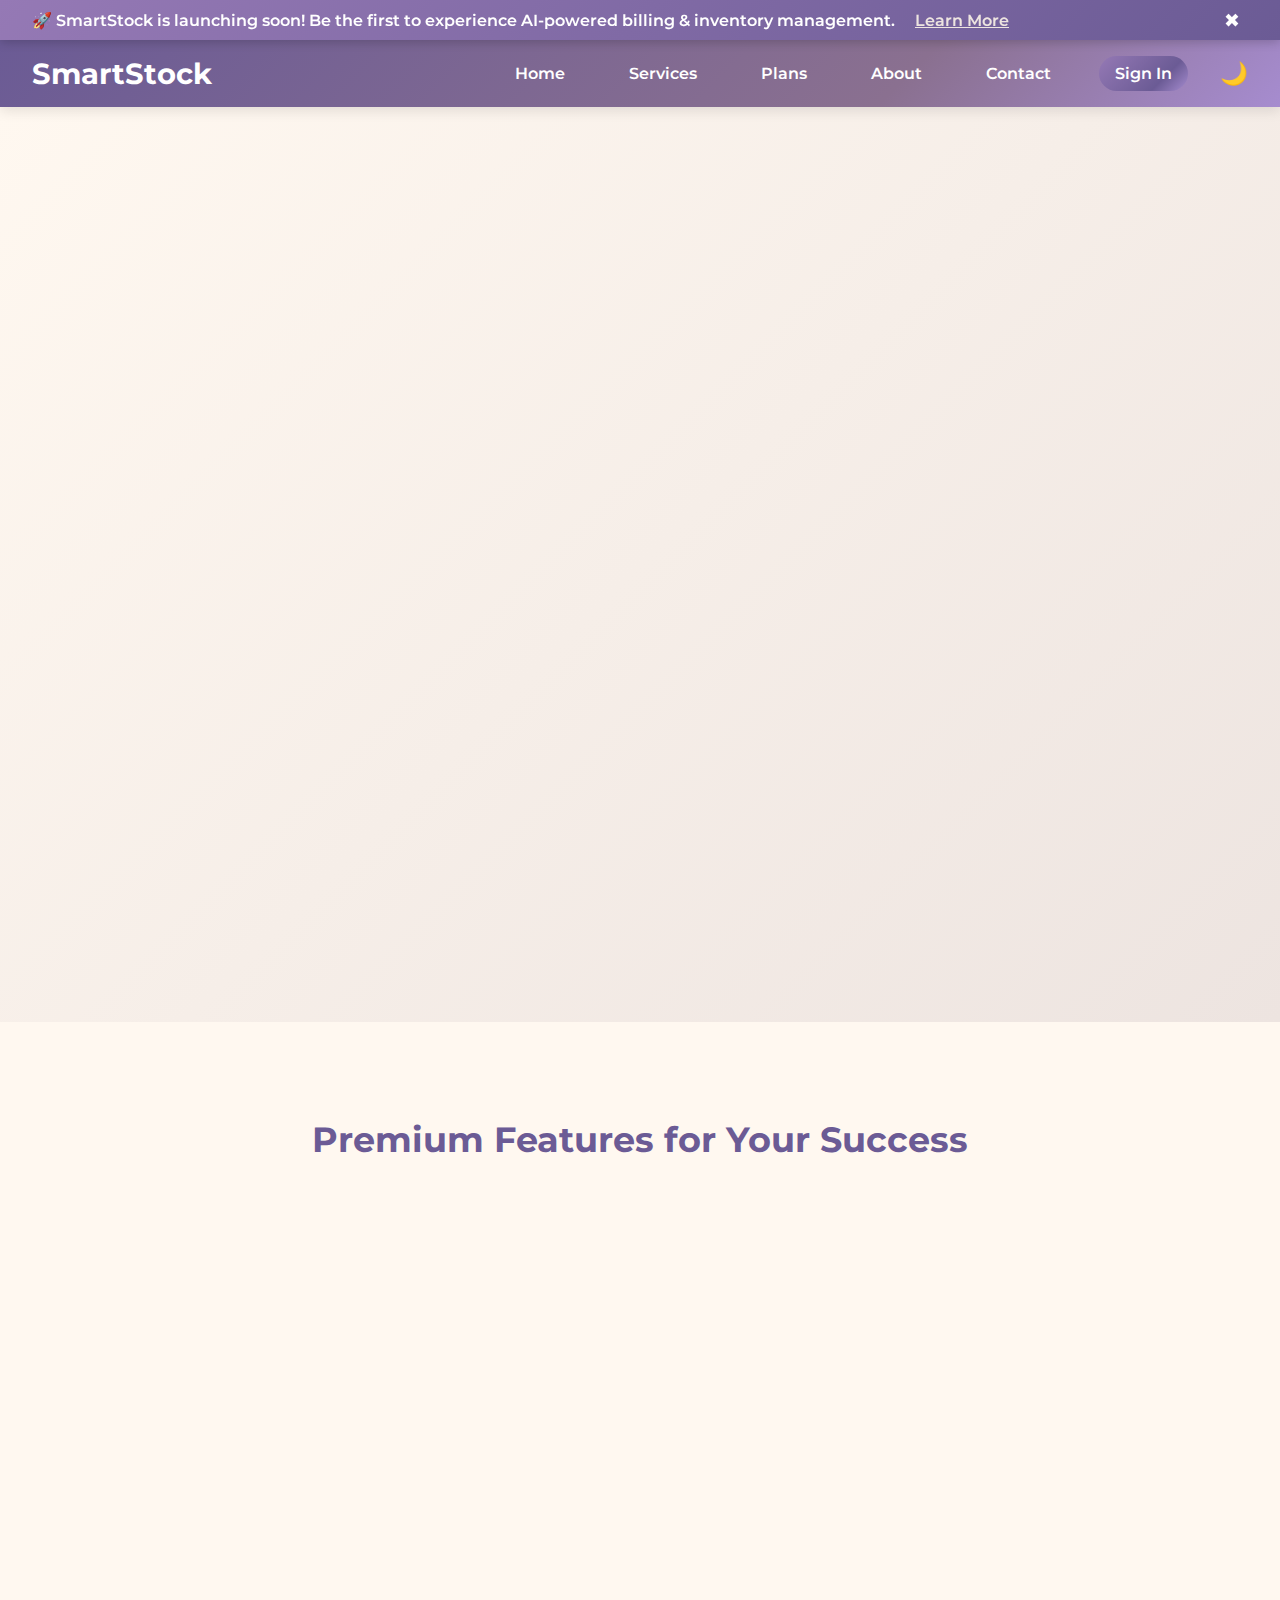
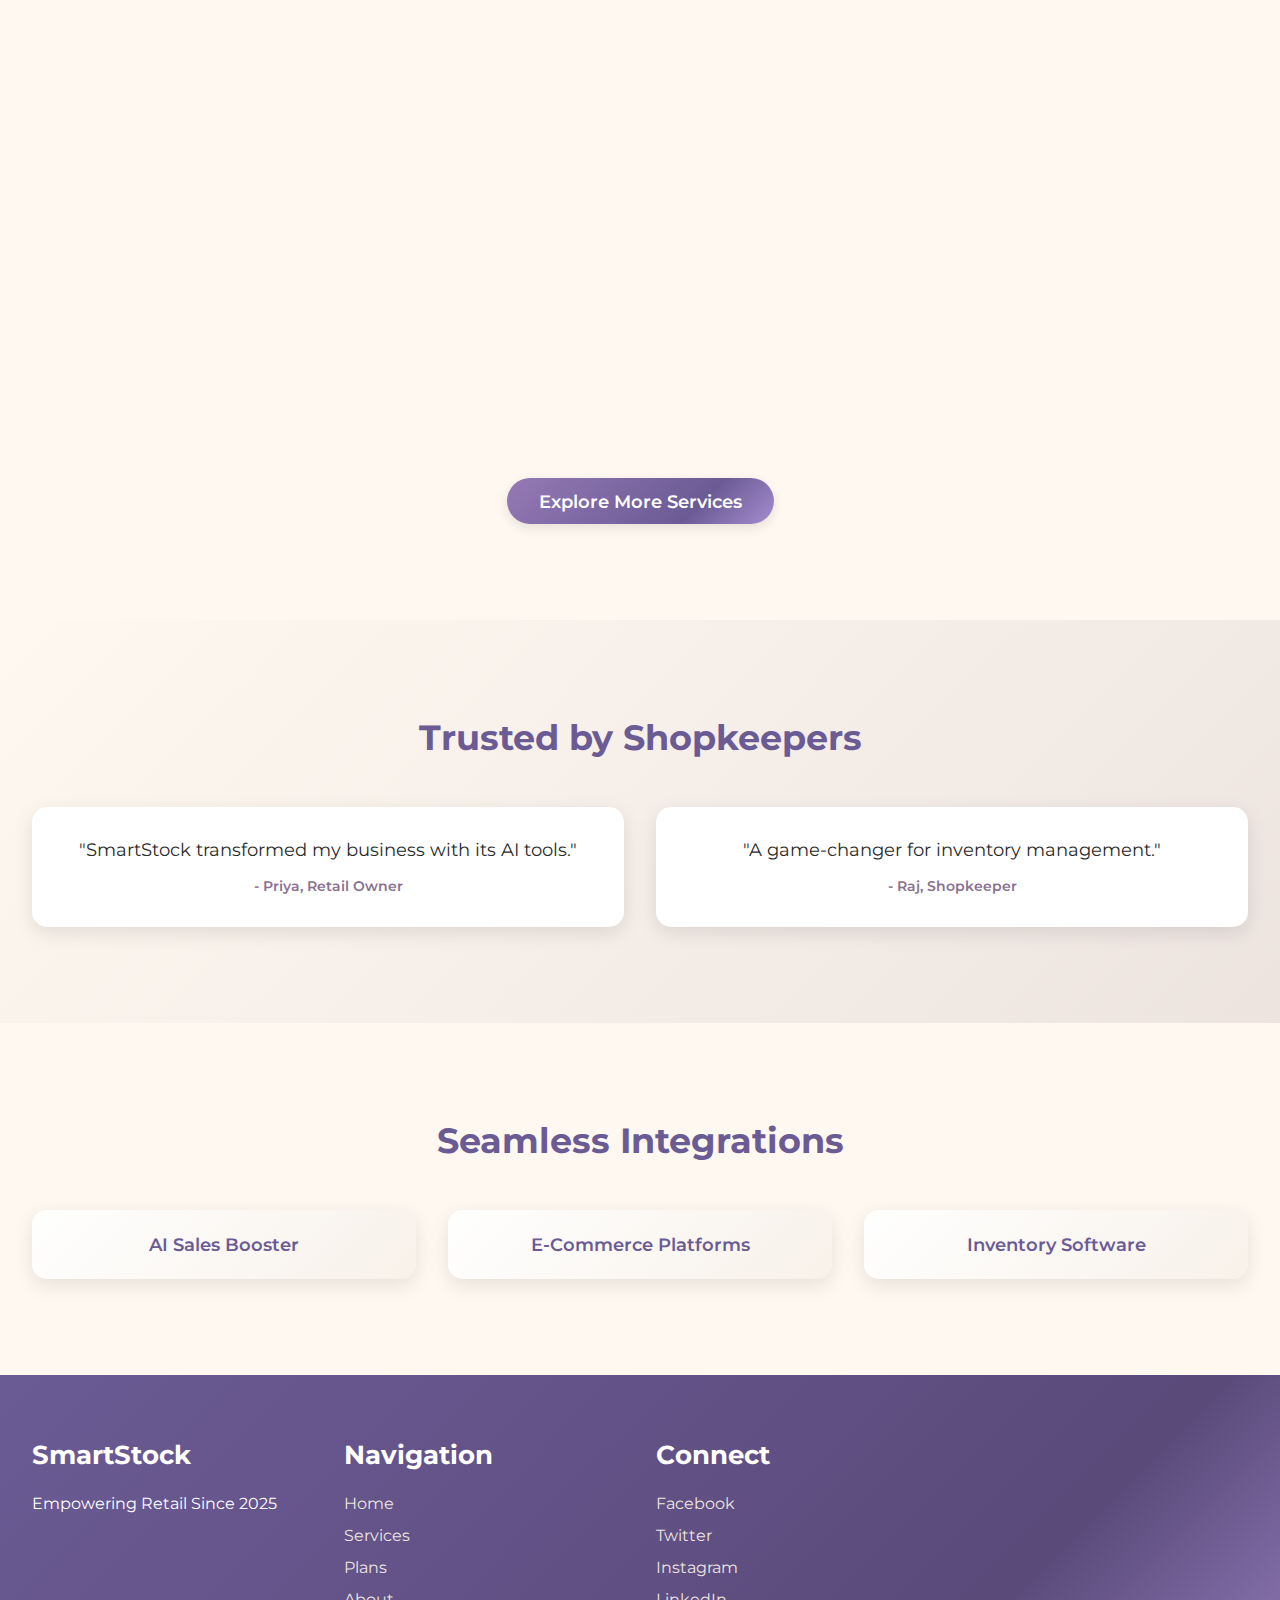
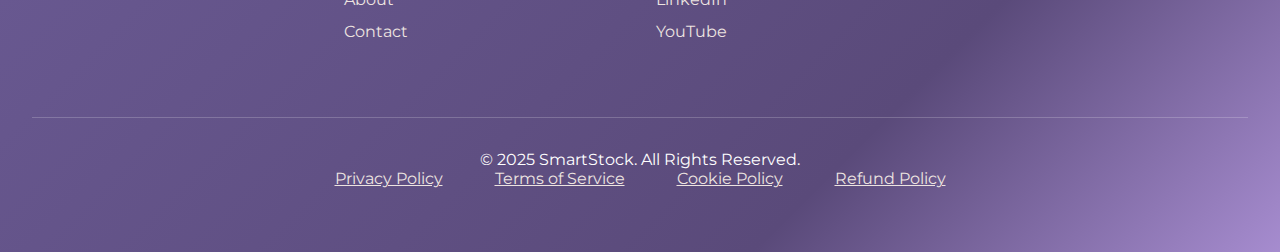
<file: index.html>
<!DOCTYPE html>
<html lang="en">
<head>
    <meta charset="UTF-8">
    <meta name="viewport" content="width=device-width, initial-scale=1.0">
    <title>SmartStock - Elevate Your Retail Experience</title>
    <link rel="stylesheet" href="css/reset.css">
    <link rel="stylesheet" href="css/styles.css">
    <link rel="stylesheet" href="css/notification.css">
    <link href="https://fonts.googleapis.com/css2?family=Montserrat:wght@400;600;700&display=swap" rel="stylesheet">
</head>
<body>
    <!-- Notification Banner -->
    <div class="notification-banner">
        <p>🚀 SmartStock is launching soon! Be the first to experience AI-powered billing & inventory management. <a href="coming-soon.html">Learn More</a></p>
        <button class="notification-close">✖</button>
    </div>

    <header class="header">
        <div class="header-container">
            <a href="index.html" class="logo">SmartStock</a>
            <nav class="nav">
                <a href="index.html">Home</a>
                <a href="services.html">Services</a>
                <a href="plans.html">Plans</a>
                <a href="about.html">About</a>
                <a href="contact.html">Contact</a>
                <a href="#login" class="btn-signin">Sign In</a>
                <button class="theme-toggle">🌙</button>
            </nav>
        </div>
    </header>

    <section class="hero">
        <div class="hero-container">
            <h1>Elevate Your Retail Experience</h1>
            <p>Advanced AI Solutions for Seamless Inventory & Profit Growth</p>
            <div class="hero-stats">
                <span>15K+ Shops</span>
                <span>50% Profit Increase</span>
                <span>99.9% Uptime</span>
            </div>
            <div class="hero-actions">
                <button class="btn-primary">Start Free Trial</button>
                <a href="#video" class="btn-secondary">Watch Demo</a>
            </div>
            <div class="hero-visual">
                <p>Add Image Here: Sleek dashboard with analytics and confident shopkeeper</p>
            </div>
        </div>
    </section>

    <section class="features">
        <h2>Premium Features for Your Success</h2>
        <div class="features-grid">
            <div class="feature-card">
                <div class="feature-visual">
                    <p>Add Image Here: Profit graph with tax insights</p>
                </div>
                <h3>Smart Profit Calculator</h3>
                <p>Track profits with automated tax and discount calculations.</p>
            </div>
            <div class="feature-card">
                <div class="feature-visual">
                    <p>Add Image Here: AI suggesting top products</p>
                </div>
                <h3>AI Sales Booster</h3>
                <p>Boost sales by 50% with 24/7 AI-driven insights.</p>
            </div>
            <div class="feature-card">
                <div class="feature-visual">
                    <p>Add Image Here: Inventory forecast graph</p>
                </div>
                <h3>Inventory Recommendations</h3>
                <p>Optimize stock with predictive analytics.</p>
            </div>
            <div class="feature-card">
                <div class="feature-visual">
                    <p>Add Image Here: Loyalty program interface</p>
                </div>
                <h3>Customer Loyalty Tracking</h3>
                <p>Enhance repeat business with rewards.</p>
            </div>
            <div class="feature-card">
                <div class="feature-visual">
                    <p>Add Image Here: Mobile sales alert</p>
                </div>
                <h3>Automated Sales Alerts</h3>
                <p>Get instant notifications for opportunities.</p>
            </div>
            <div class="feature-card">
                <div class="feature-visual">
                    <p>Add Image Here: Sales analytics dashboard</p>
                </div>
                <h3>Graphical Sales Insights</h3>
                <p>Visualize trends with interactive dashboards.</p>
            </div>
        </div>
        <a href="services.html" class="btn-explore">Explore More Services</a>
    </section>

    <section class="testimonials">
        <h2>Trusted by Shopkeepers</h2>
        <div class="testimonials-grid">
            <div class="testimonial-card">
                <p>"SmartStock transformed my business with its AI tools."</p>
                <span>- Priya, Retail Owner</span>
            </div>
            <div class="testimonial-card">
                <p>"A game-changer for inventory management."</p>
                <span>- Raj, Shopkeeper</span>
            </div>
        </div>
    </section>

    <section class="integrations">
        <h2>Seamless Integrations</h2>
        <div class="integrations-grid">
            <div class="integration-card">AI Sales Booster</div>
            <div class="integration-card">E-Commerce Platforms</div>
            <div class="integration-card">Inventory Software</div>
        </div>
    </section>

    <footer class="footer">
        <div class="footer-container">
            <div class="footer-section">
                <h3>SmartStock</h3>
                <p>Empowering Retail Since 2025</p>
            </div>
            <div class="footer-section">
                <h3>Navigation</h3>
                <a href="index.html">Home</a>
                <a href="services.html">Services</a>
                <a href="plans.html">Plans</a>
                <a href="about.html">About</a>
                <a href="contact.html">Contact</a>
            </div>
            <div class="footer-section">
                <h3>Connect</h3>
                <a href="#">Facebook</a>
                <a href="#">Twitter</a>
                <a href="#">Instagram</a>
                <a href="#">LinkedIn</a>
                <a href="#">YouTube</a>
            </div>
            <div class="footer-bottom">
                <p>© 2025 SmartStock. All Rights Reserved.</p>
                <div class="footer-links">
                    <a href="#">Privacy Policy</a>
                    <a href="#">Terms of Service</a>
                    <a href="#">Cookie Policy</a>
                    <a href="#">Refund Policy</a>
                </div>
            </div>
        </div>
    </footer>

    <script src="js/main.js"></script>
</body>
</html>
</file>
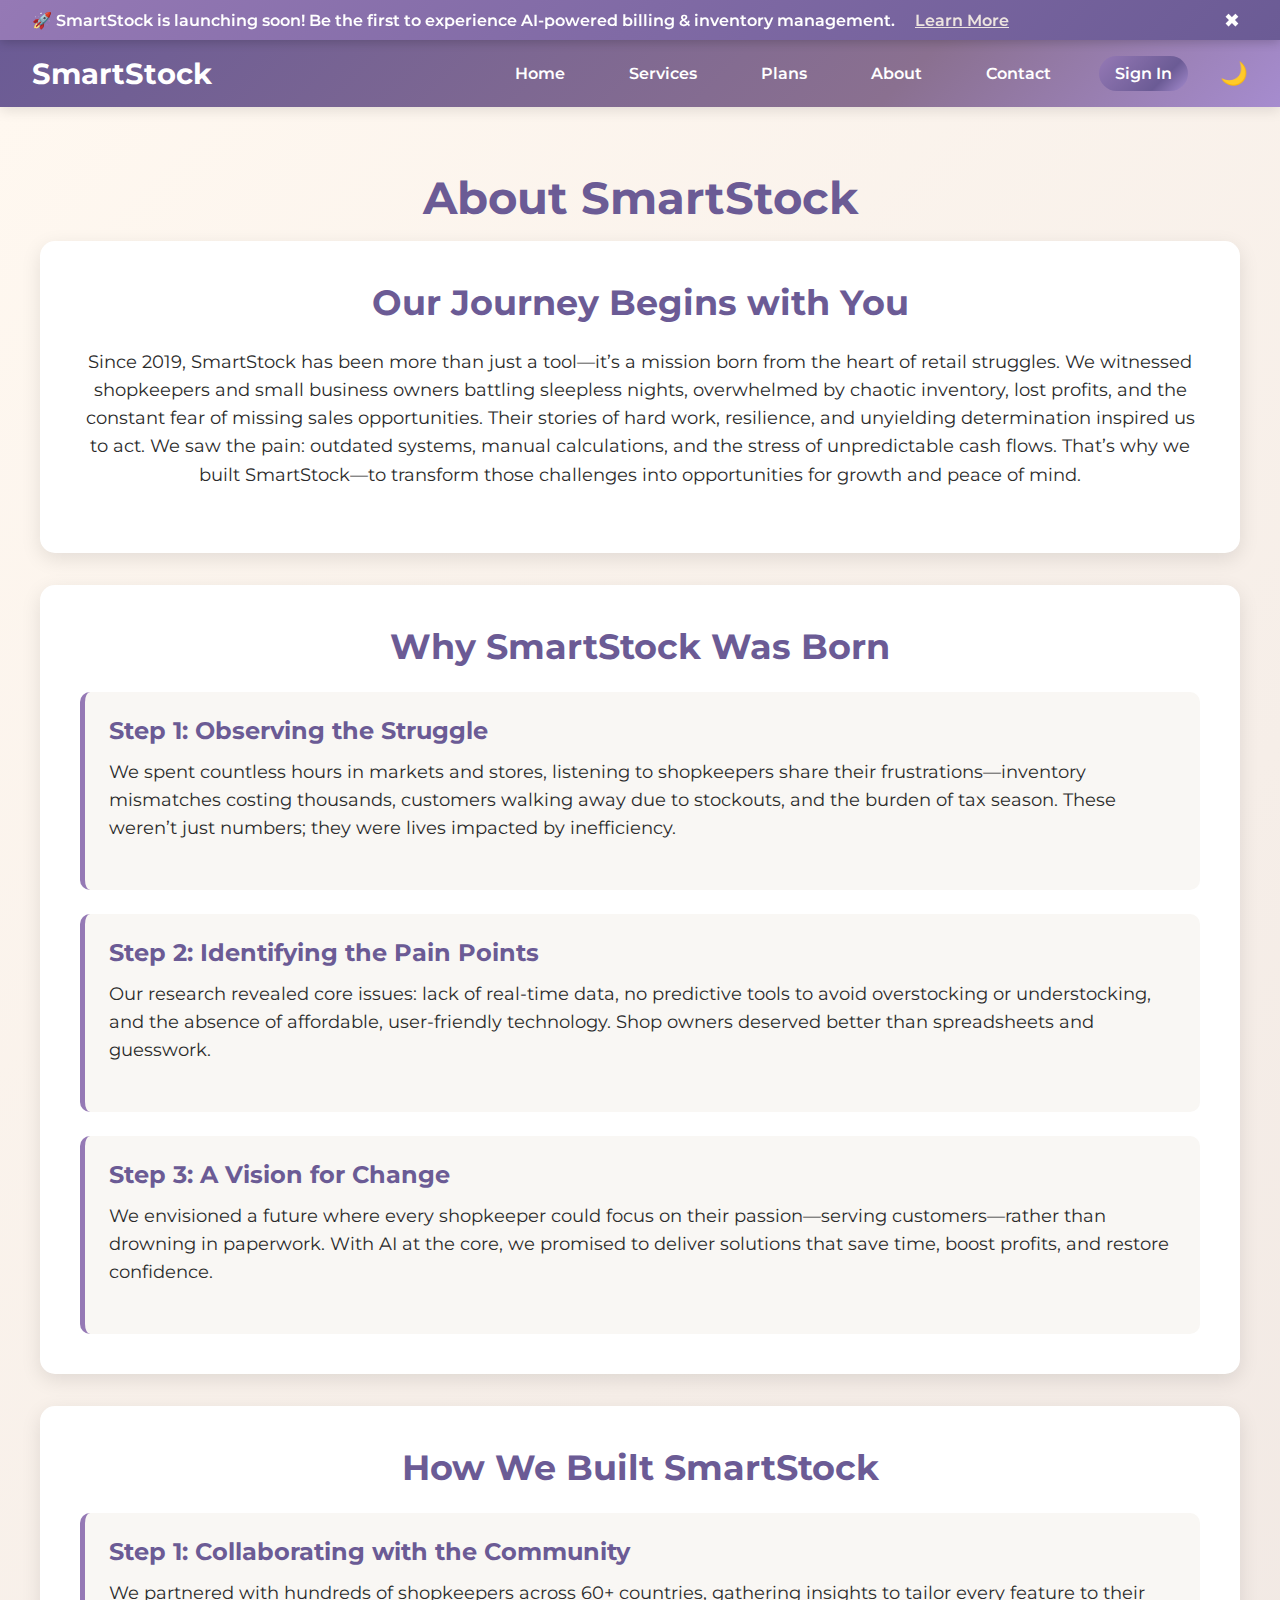
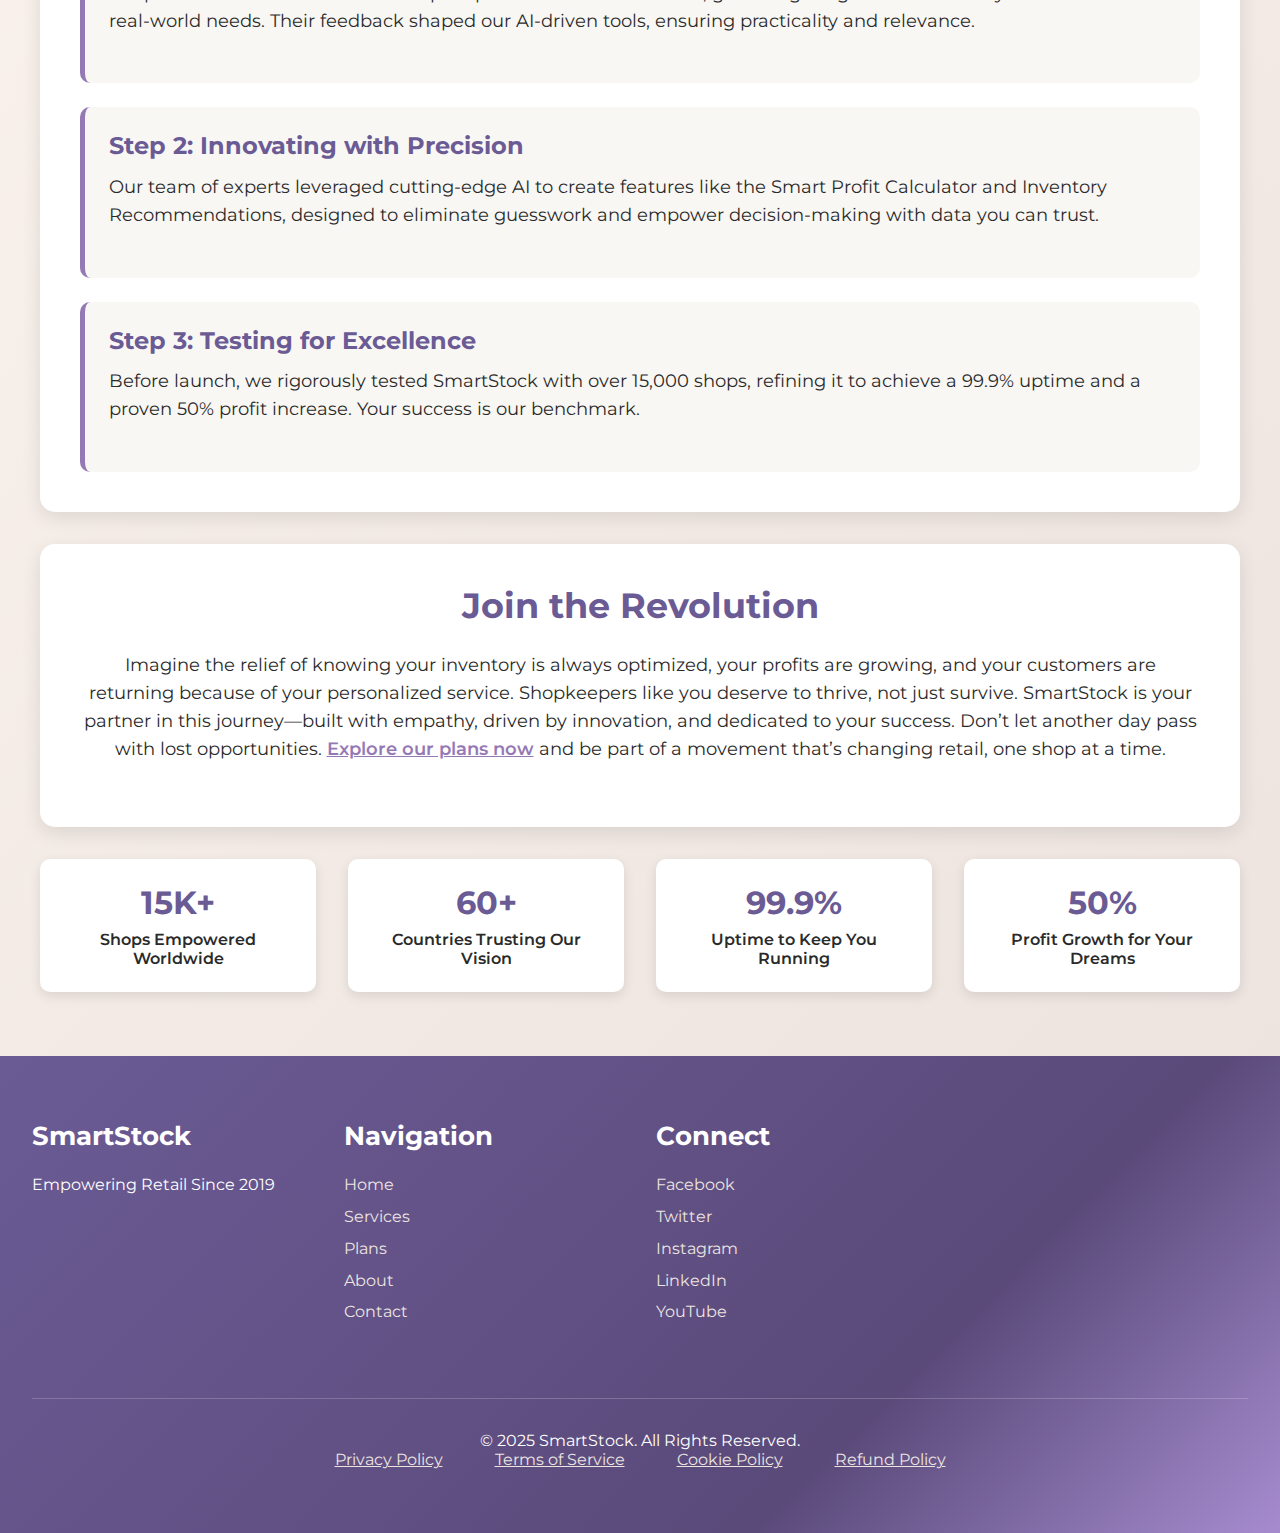
<file: about.html>
<!DOCTYPE html>
<html lang="en">
<head>
    <meta charset="UTF-8">
    <meta name="viewport" content="width=device-width, initial-scale=1.0">
    <title>About - SmartStock</title>
    <link rel="stylesheet" href="css/reset.css">
    <link rel="stylesheet" href="css/styles.css">
    <link rel="stylesheet" href="css/notification.css">
    <link href="https://fonts.googleapis.com/css2?family=Montserrat:wght@400;600;700&display=swap" rel="stylesheet">
    <style>
        .about {
            padding: 4rem 2rem;
            background: linear-gradient(135deg, #FFF8F0, #EDE4E0);
            min-height: calc(100vh - 200px); /* Adjust based on header/footer height */
        }

        .about-container {
            max-width: 1200px;
            margin: 0 auto;
            text-align: center;
        }

        .about-section {
            background: #FFFFFF;
            border-radius: 15px;
            padding: 2.5rem;
            margin-bottom: 2rem;
            box-shadow: 0 6px 20px rgba(0, 0, 0, 0.1);
            transition: transform 0.3s ease;
        }

        .about-section:hover {
            transform: translateY(-5px);
        }

        .about-section h2 {
            font-size: 2.2rem;
            color: #6B5B95;
            margin-bottom: 1.5rem;
            font-weight: 700;
        }

        .about-section p {
            font-size: 1.1rem;
            color: #2A2A2A;
            line-height: 1.6;
            margin-bottom: 1.5rem;
        }

        .stepwise-list {
            list-style: none;
            text-align: left;
            padding: 0;
            display: flex;
            flex-direction: column;
            gap: 1.5rem;
        }

        .stepwise-list li {
            background: #F9F7F4;
            padding: 1.5rem;
            border-radius: 10px;
            border-left: 5px solid #9579B5;
        }

        .stepwise-list h3 {
            font-size: 1.5rem;
            color: #6B5B95;
            margin-bottom: 0.8rem;
        }

        .cta-link {
            color: #9579B5;
            text-decoration: underline;
            font-weight: 600;
        }

        .cta-link:hover {
            color: #6B5B95;
        }

        .stats-grid {
            display: grid;
            grid-template-columns: repeat(auto-fit, minmax(200px, 1fr));
            gap: 2rem;
            margin-top: 2rem;
        }

        .stat-card {
            background: #FFFFFF;
            padding: 1.5rem;
            border-radius: 10px;
            box-shadow: 0 4px 12px rgba(0, 0, 0, 0.1);
        }

        .stat-card h3 {
            font-size: 2rem;
            color: #6B5B95;
            margin-bottom: 0.5rem;
        }

        .stat-card p {
            font-size: 1rem;
            color: #2A2A2A;
            font-weight: 600;
        }

        /* Dark Mode Adjustments */
        .dark-mode .about {
            background: linear-gradient(135deg, #2A2A2A, #1A1A1A);
        }

        .dark-mode .about-section {
            background: #333333;
        }

        .dark-mode .about-section h2 {
            color: #9579B5;
        }

        .dark-mode .about-section p {
            color: #EDE4E0;
        }

        .dark-mode .stepwise-list li {
            background: #444444;
            border-left-color: #A68CCF;
        }

        .dark-mode .stepwise-list h3 {
            color: #9579B5;
        }

        .dark-mode .cta-link {
            color: #A68CCF;
        }

        .dark-mode .cta-link:hover {
            color: #9579B5;
        }

        .dark-mode .stat-card {
            background: #333333;
        }

        .dark-mode .stat-card h3 {
            color: #9579B5;
        }

        .dark-mode .stat-card p {
            color: #EDE4E0;
        }
    </style>
</head>
<body>
    <!-- Notification Banner -->
    <div class="notification-banner">
        <p>🚀 SmartStock is launching soon! Be the first to experience AI-powered billing & inventory management. <a href="coming-soon.html">Learn More</a></p>
        <button class="notification-close">✖</button>
    </div>

    <header class="header">
        <div class="header-container">
            <a href="index.html" class="logo">SmartStock</a>
            <nav class="nav">
                <a href="index.html">Home</a>
                <a href="services.html">Services</a>
                <a href="plans.html">Plans</a>
                <a href="about.html">About</a>
                <a href="contact.html">Contact</a>
                <a href="#login" class="btn-signin">Sign In</a>
                <button class="theme-toggle">🌙</button>
            </nav>
        </div>
    </header>

    <section class="about">
        <div class="about-container">
            <h1>About SmartStock</h1>

            <!-- Introduction Section -->
            <div class="about-section">
                <h2>Our Journey Begins with You</h2>
                <p>Since 2019, SmartStock has been more than just a tool—it’s a mission born from the heart of retail struggles. We witnessed shopkeepers and small business owners battling sleepless nights, overwhelmed by chaotic inventory, lost profits, and the constant fear of missing sales opportunities. Their stories of hard work, resilience, and unyielding determination inspired us to act. We saw the pain: outdated systems, manual calculations, and the stress of unpredictable cash flows. That’s why we built SmartStock—to transform those challenges into opportunities for growth and peace of mind.</p>
            </div>

            <!-- Why We Started Section -->
            <div class="about-section">
                <h2>Why SmartStock Was Born</h2>
                <ol class="stepwise-list">
                    <li>
                        <h3>Step 1: Observing the Struggle</h3>
                        <p>We spent countless hours in markets and stores, listening to shopkeepers share their frustrations—inventory mismatches costing thousands, customers walking away due to stockouts, and the burden of tax season. These weren’t just numbers; they were lives impacted by inefficiency.</p>
                    </li>
                    <li>
                        <h3>Step 2: Identifying the Pain Points</h3>
                        <p>Our research revealed core issues: lack of real-time data, no predictive tools to avoid overstocking or understocking, and the absence of affordable, user-friendly technology. Shop owners deserved better than spreadsheets and guesswork.</p>
                    </li>
                    <li>
                        <h3>Step 3: A Vision for Change</h3>
                        <p>We envisioned a future where every shopkeeper could focus on their passion—serving customers—rather than drowning in paperwork. With AI at the core, we promised to deliver solutions that save time, boost profits, and restore confidence.</p>
                    </li>
                </ol>
            </div>

            <!-- How We Built It Section -->
            <div class="about-section">
                <h2>How We Built SmartStock</h2>
                <ol class="stepwise-list">
                    <li>
                        <h3>Step 1: Collaborating with the Community</h3>
                        <p>We partnered with hundreds of shopkeepers across 60+ countries, gathering insights to tailor every feature to their real-world needs. Their feedback shaped our AI-driven tools, ensuring practicality and relevance.</p>
                    </li>
                    <li>
                        <h3>Step 2: Innovating with Precision</h3>
                        <p>Our team of experts leveraged cutting-edge AI to create features like the Smart Profit Calculator and Inventory Recommendations, designed to eliminate guesswork and empower decision-making with data you can trust.</p>
                    </li>
                    <li>
                        <h3>Step 3: Testing for Excellence</h3>
                        <p>Before launch, we rigorously tested SmartStock with over 15,000 shops, refining it to achieve a 99.9% uptime and a proven 50% profit increase. Your success is our benchmark.</p>
                    </li>
                </ol>
            </div>

            <!-- Emotional Appeal and Call to Action -->
            <div class="about-section">
                <h2>Join the Revolution</h2>
                <p>Imagine the relief of knowing your inventory is always optimized, your profits are growing, and your customers are returning because of your personalized service. Shopkeepers like you deserve to thrive, not just survive. SmartStock is your partner in this journey—built with empathy, driven by innovation, and dedicated to your success. Don’t let another day pass with lost opportunities. <a href="plans.html" class="cta-link">Explore our plans now</a> and be part of a movement that’s changing retail, one shop at a time.</p>
            </div>

            <!-- Stats Section -->
            <div class="stats-grid">
                <div class="stat-card">
                    <h3>15K+</h3>
                    <p>Shops Empowered Worldwide</p>
                </div>
                <div class="stat-card">
                    <h3>60+</h3>
                    <p>Countries Trusting Our Vision</p>
                </div>
                <div class="stat-card">
                    <h3>99.9%</h3>
                    <p>Uptime to Keep You Running</p>
                </div>
                <div class="stat-card">
                    <h3>50%</h3>
                    <p>Profit Growth for Your Dreams</p>
                </div>
            </div>
        </div>
    </section>

    <footer class="footer">
        <div class="footer-container">
            <div class="footer-section">
                <h3>SmartStock</h3>
                <p>Empowering Retail Since 2019</p>
            </div>
            <div class="footer-section">
                <h3>Navigation</h3>
                <a href="index.html">Home</a>
                <a href="services.html">Services</a>
                <a href="plans.html">Plans</a>
                <a href="about.html">About</a>
                <a href="contact.html">Contact</a>
            </div>
            <div class="footer-section">
                <h3>Connect</h3>
                <a href="#">Facebook</a>
                <a href="#">Twitter</a>
                <a href="#">Instagram</a>
                <a href="#">LinkedIn</a>
                <a href="#">YouTube</a>
            </div>
            <div class="footer-bottom">
                <p>© 2025 SmartStock. All Rights Reserved.</p>
                <div class="footer-links">
                    <a href="#">Privacy Policy</a>
                    <a href="#">Terms of Service</a>
                    <a href="#">Cookie Policy</a>
                    <a href="#">Refund Policy</a>
                </div>
            </div>
        </div>
    </footer>

    <script src="js/main.js"></script>
</body>
</html>
</file>
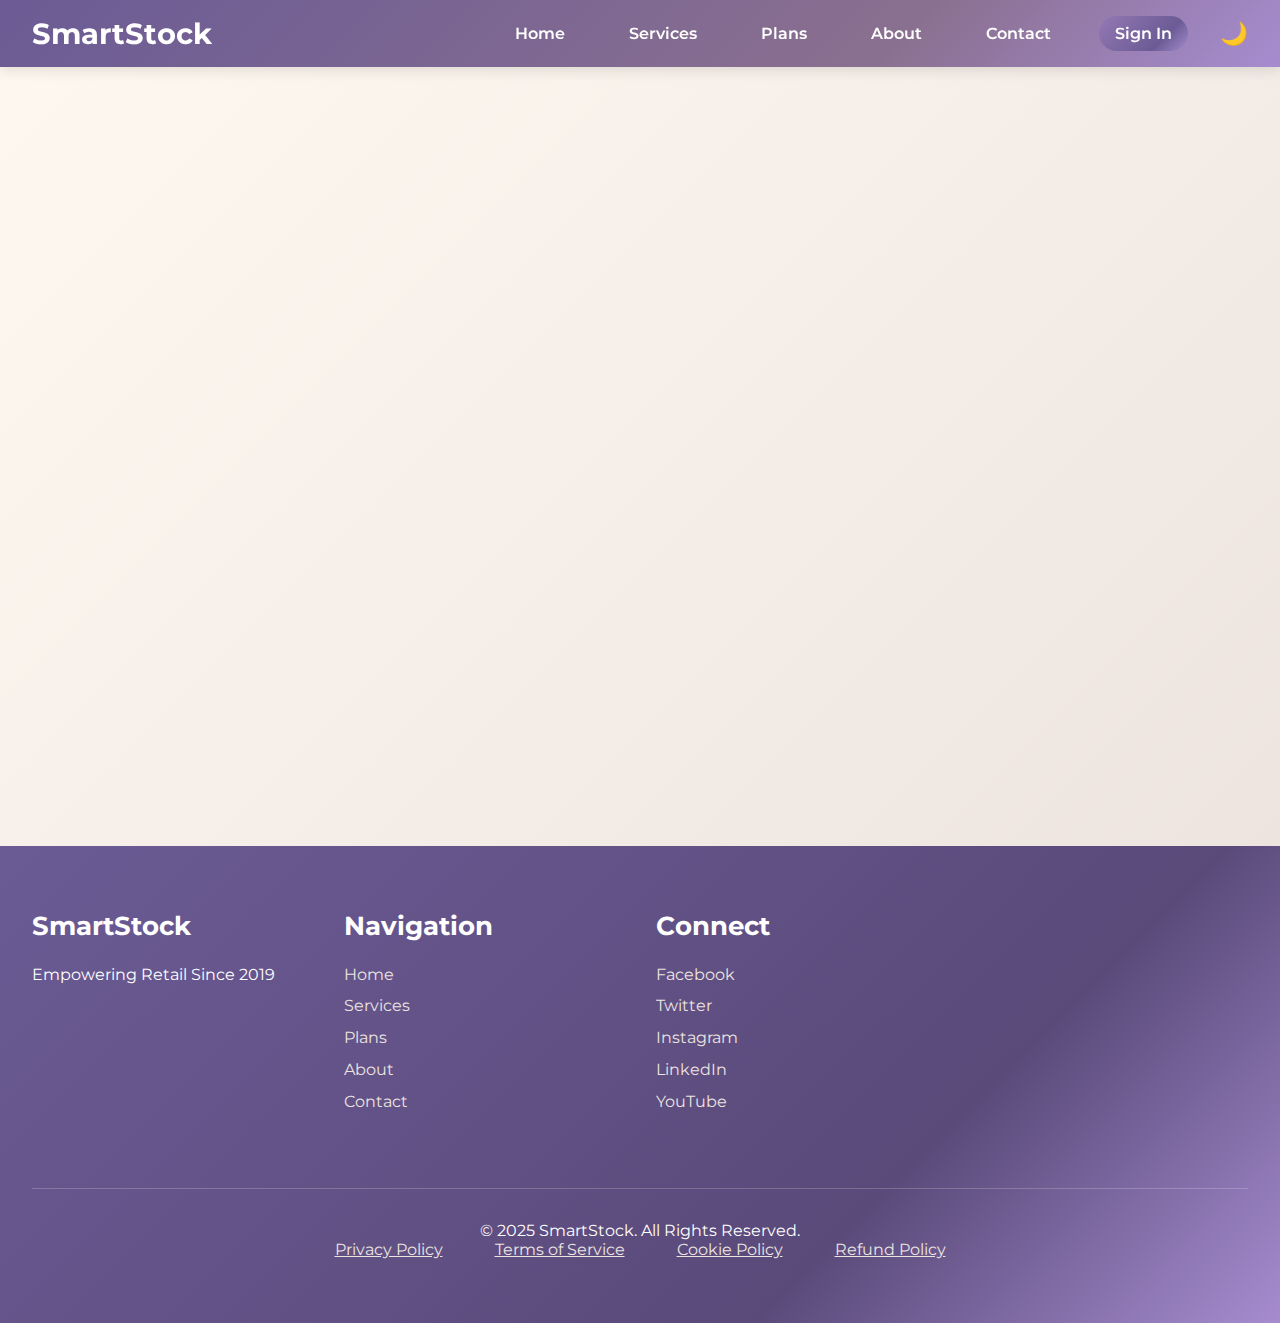
<file: coming-soon.html>
<!DOCTYPE html>
<html lang="en">
<head>
    <meta charset="UTF-8">
    <meta name="viewport" content="width=device-width, initial-scale=1.0">
    <title>SmartStock - Coming Soon</title>
    <link rel="stylesheet" href="css/reset.css">
    <link rel="stylesheet" href="css/styles.css">
    <link rel="stylesheet" href="css/coming-soon.css">
    <link href="https://fonts.googleapis.com/css2?family=Montserrat:wght@400;600;700&display=swap" rel="stylesheet">
</head>
<body>
    <header class="header">
        <div class="header-container">
            <a href="coming-soon.html" class="logo">SmartStock</a>
            <nav class="nav">
                <a href="coming-soon.html">Home</a>
                <a href="coming-soon.html#services">Services</a>
                <a href="coming-soon.html#plans">Plans</a>
                <a href="coming-soon.html#about">About</a>
                <a href="coming-soon.html#contact">Contact</a>
                <a href="#login" class="btn-signin">Sign In</a>
                <button class="theme-toggle">🌙</button>
            </nav>
        </div>
    </header>

    <section class="hero coming-soon-hero">
        <div class="hero-container">
            <h1>SmartStock is Coming Soon</h1>
            <p>Revolutionizing billing and inventory management with AI-powered tools.</p>
            <div class="coming-soon-content">
                <h2>Stay Tuned</h2>
                <p>We're working hard to launch an all-in-one solution for retailers. Expected Launch: <strong>June 2025</strong></p>
                <form class="notify-form">
                    <input type="email" placeholder="Enter your email to get notified" required>
                    <button type="submit" class="btn-primary">Notify Me</button>
                </form>
                <p>Follow us for updates: <a href="#">Facebook</a> | <a href="#">Twitter</a> | <a href="#">Instagram</a></p>
            </div>
        </div>
    </section>

    <footer class="footer">
        <div class="footer-container">
            <div class="footer-section">
                <h3>SmartStock</h3>
                <p>Empowering Retail Since 2019</p>
            </div>
            <div class="footer-section">
                <h3>Navigation</h3>
                <a href="coming-soon.html">Home</a>
                <a href="coming-soon.html#services">Services</a>
                <a href="coming-soon.html#plans">Plans</a>
                <a href="coming-soon.html#about">About</a>
                <a href="coming-soon.html#contact">Contact</a>
            </div>
            <div class="footer-section">
                <h3>Connect</h3>
                <a href="#">Facebook</a>
                <a href="#">Twitter</a>
                <a href="#">Instagram</a>
                <a href="#">LinkedIn</a>
                <a href="#">YouTube</a>
            </div>
            <div class="footer-bottom">
                <p>© 2025 SmartStock. All Rights Reserved.</p>
                <div class="footer-links">
                    <a href="#">Privacy Policy</a>
                    <a href="#">Terms of Service</a>
                    <a href="#">Cookie Policy</a>
                    <a href="#">Refund Policy</a>
                </div>
            </div>
        </div>
    </footer>

    <script src="js/main.js"></script>
</body>
</html>
</file>
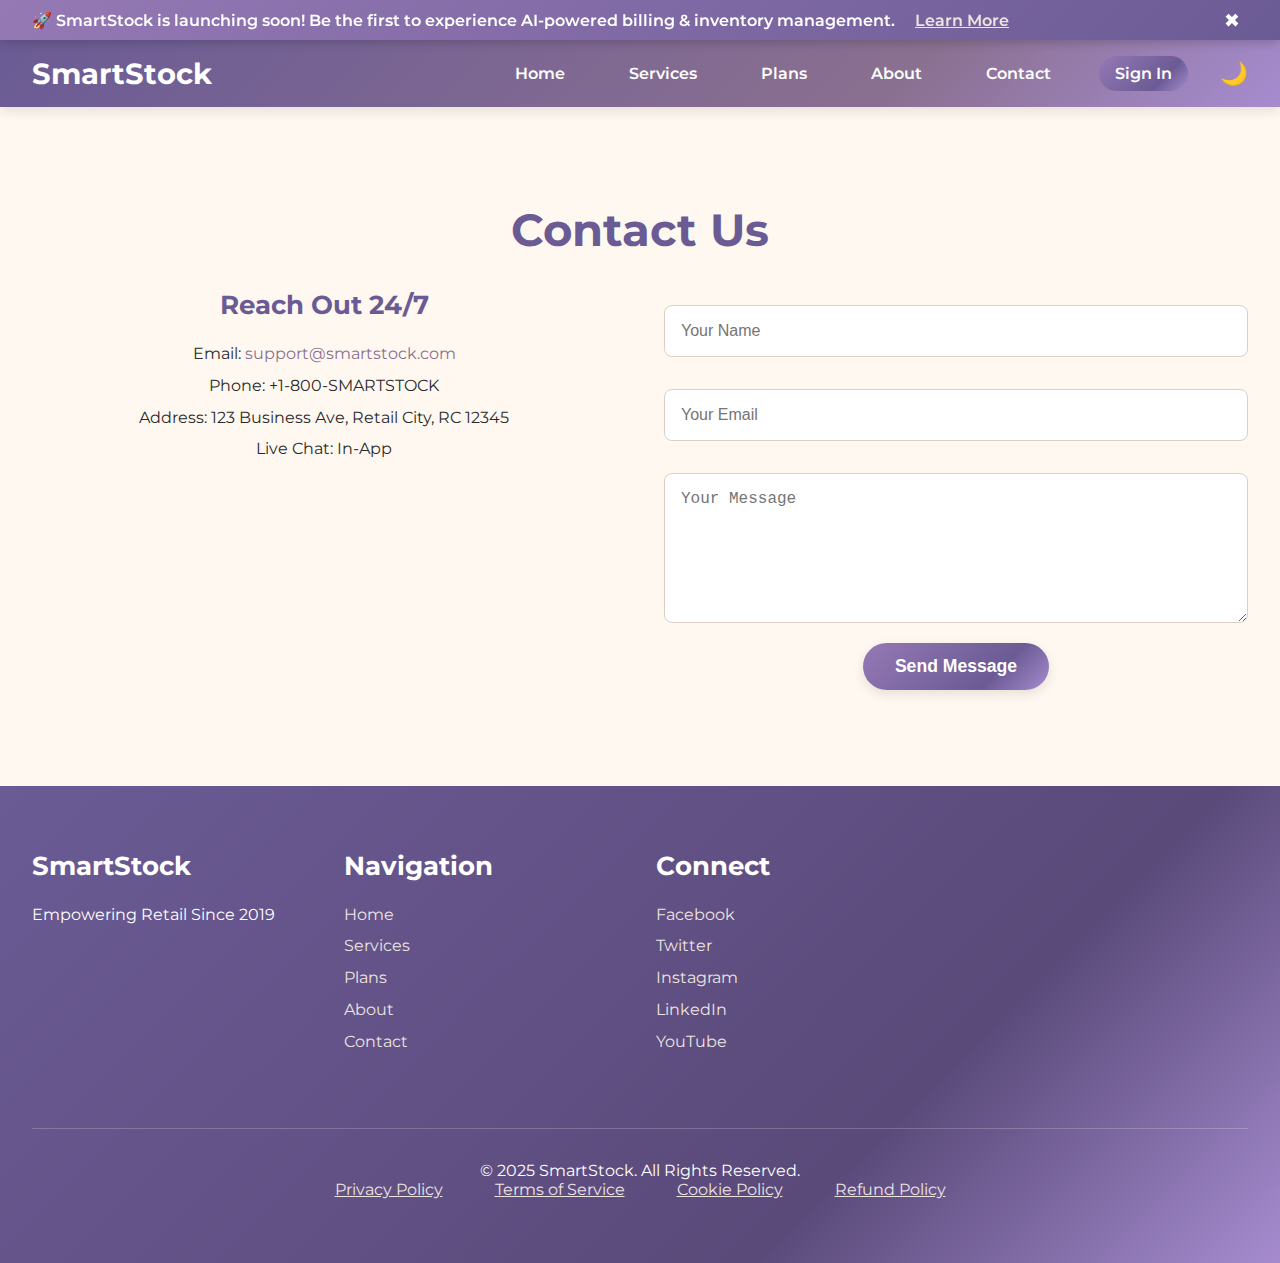
<file: contact.html>
<!DOCTYPE html>
<html lang="en">
<head>
    <meta charset="UTF-8">
    <meta name="viewport" content="width=device-width, initial-scale=1.0">
    <title>Contact - SmartStock</title>
    <link rel="stylesheet" href="css/reset.css">
    <link rel="stylesheet" href="css/styles.css">
    <link rel="stylesheet" href="css/notification.css">
    <link href="https://fonts.googleapis.com/css2?family=Montserrat:wght@400;600;700&display=swap" rel="stylesheet">
</head>
<body>
    <!-- Notification Banner -->
    <div class="notification-banner">
        <p>🚀 SmartStock is launching soon! Be the first to experience AI-powered billing & inventory management. <a href="coming-soon.html">Learn More</a></p>
        <button class="notification-close">✖</button>
    </div>

    <header class="header">
        <div class="header-container">
            <a href="index.html" class="logo">SmartStock</a>
            <nav class="nav">
                <a href="index.html">Home</a>
                <a href="services.html">Services</a>
                <a href="plans.html">Plans</a>
                <a href="about.html">About</a>
                <a href="contact.html">Contact</a>
                <a href="#login" class="btn-signin">Sign In</a>
                <button class="theme-toggle">🌙</button>
            </nav>
        </div>
    </header>

    <section class="contact">
        <div class="contact-container">
            <h1>Contact Us</h1>
            <div class="contact-grid">
                <div class="contact-info">
                    <h3>Reach Out 24/7</h3>
                    <p>Email: <a href="mailto:support@smartstock.com">support@smartstock.com</a></p>
                    <p>Phone: +1-800-SMARTSTOCK</p>
                    <p>Address: 123 Business Ave, Retail City, RC 12345</p>
                    <p>Live Chat: In-App</p>
                </div>
                <div class="contact-form">
                    <form id="contact-form">
                        <input type="text" placeholder="Your Name" required>
                        <input type="email" placeholder="Your Email" required>
                        <textarea placeholder="Your Message" required></textarea>
                        <button type="submit" class="btn-primary">Send Message</button>
                    </form>
                </div>
            </div>
        </div>
    </section>

    <footer class="footer">
        <div class="footer-container">
            <div class="footer-section">
                <h3>SmartStock</h3>
                <p>Empowering Retail Since 2019</p>
            </div>
            <div class="footer-section">
                <h3>Navigation</h3>
                <a href="index.html">Home</a>
                <a href="services.html">Services</a>
                <a href="plans.html">Plans</a>
                <a href="about.html">About</a>
                <a href="contact.html">Contact</a>
            </div>
            <div class="footer-section">
                <h3>Connect</h3>
                <a href="#">Facebook</a>
                <a href="#">Twitter</a>
                <a href="#">Instagram</a>
                <a href="#">LinkedIn</a>
                <a href="#">YouTube</a>
            </div>
            <div class="footer-bottom">
                <p>© 2025 SmartStock. All Rights Reserved.</p>
                <div class="footer-links">
                    <a href="#">Privacy Policy</a>
                    <a href="#">Terms of Service</a>
                    <a href="#">Cookie Policy</a>
                    <a href="#">Refund Policy</a>
                </div>
            </div>
        </div>
    </footer>

    <script src="js/main.js"></script>
</body>
</html>
</file>
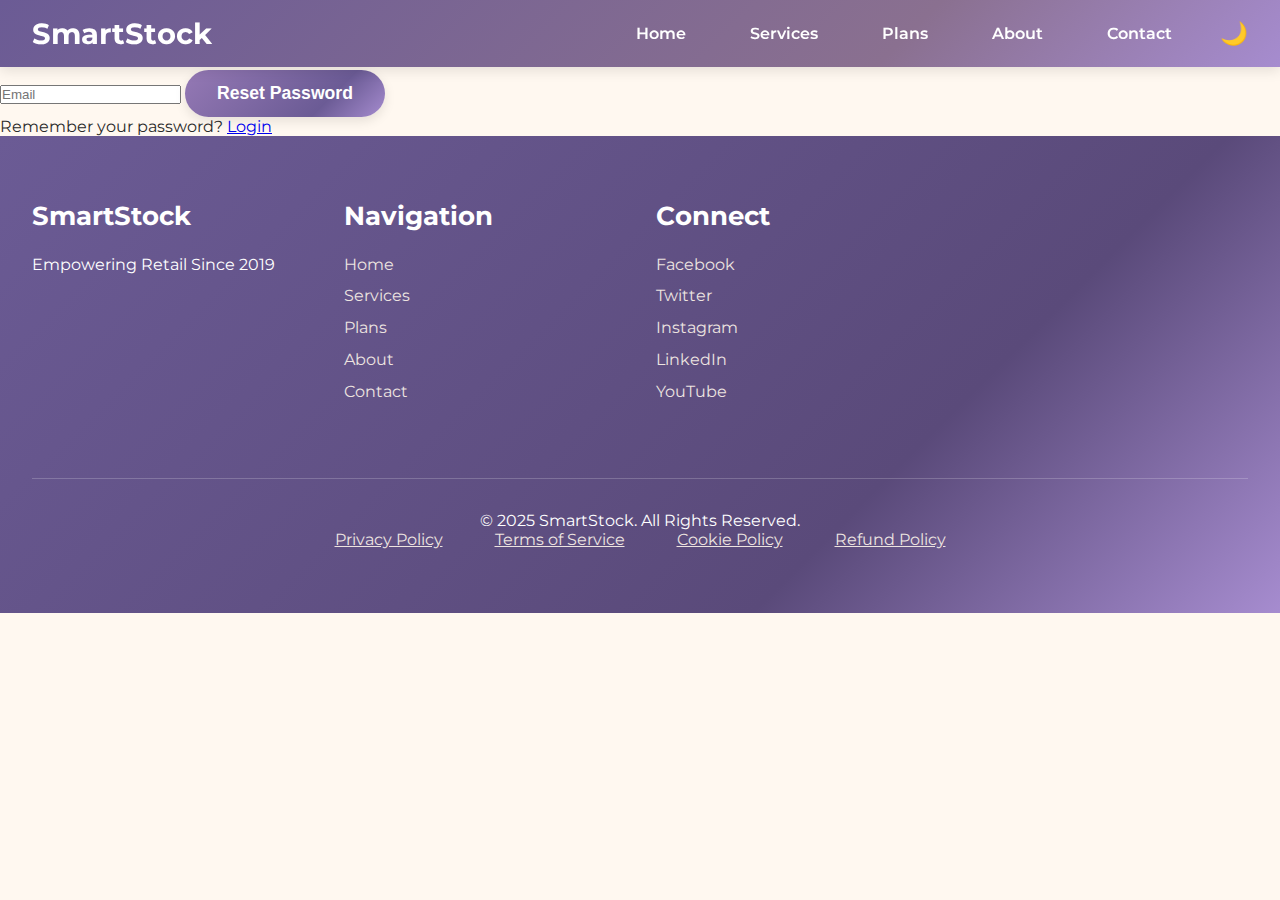
<file: forgot-password.html>
<!DOCTYPE html>
<html lang="en">
<head>
    <meta charset="UTF-8">
    <meta name="viewport" content="width=device-width, initial-scale=1.0">
    <title>Forgot Password - SmartStock</title>
    <link rel="stylesheet" href="css/reset.css">
    <link rel="stylesheet" href="css/styles.css">
    <link href="https://fonts.googleapis.com/css2?family=Montserrat:wght@400;600;700&display=swap" rel="stylesheet">
</head>
<body>
    <header class="header">
        <div class="header-container">
            <a href="index.html" class="logo">SmartStock</a>
            <nav class="nav">
                <a href="index.html">Home</a>
                <a href="services.html">Services</a>
                <a href="plans.html">Plans</a>
                <a href="about.html">About</a>
                <a href="contact.html">Contact</a>
                <button class="theme-toggle">🌙</button>
            </nav>
        </div>
    </header>

    <section class="forgot-password">
        <div class="forgot-password-container">
            <h1>Forgot Password</h1>
            <form id="forgot-password-form">
                <input type="email" placeholder="Email" required>
                <button type="submit" class="btn-primary">Reset Password</button>
                <p>Remember your password? <a href="login.html">Login</a></p>
            </form>
        </div>
    </section>

    <footer class="footer">
        <div class="footer-container">
            <div class="footer-section">
                <h3>SmartStock</h3>
                <p>Empowering Retail Since 2019</p>
            </div>
            <div class="footer-section">
                <h3>Navigation</h3>
                <a href="index.html">Home</a>
                <a href="services.html">Services</a>
                <a href="plans.html">Plans</a>
                <a href="about.html">About</a>
                <a href="contact.html">Contact</a>
            </div>
            <div class="footer-section">
                <h3>Connect</h3>
                <a href="#">Facebook</a>
                <a href="#">Twitter</a>
                <a href="#">Instagram</a>
                <a href="#">LinkedIn</a>
                <a href="#">YouTube</a>
            </div>
            <div class="footer-bottom">
                <p>© 2025 SmartStock. All Rights Reserved.</p>
                <div class="footer-links">
                    <a href="#">Privacy Policy</a>
                    <a href="#">Terms of Service</a>
                    <a href="#">Cookie Policy</a>
                    <a href="#">Refund Policy</a>
                </div>
            </div>
        </div>
    </footer>

    <script src="js/forgot-password.js"></script>
</body>
</html>
</file>
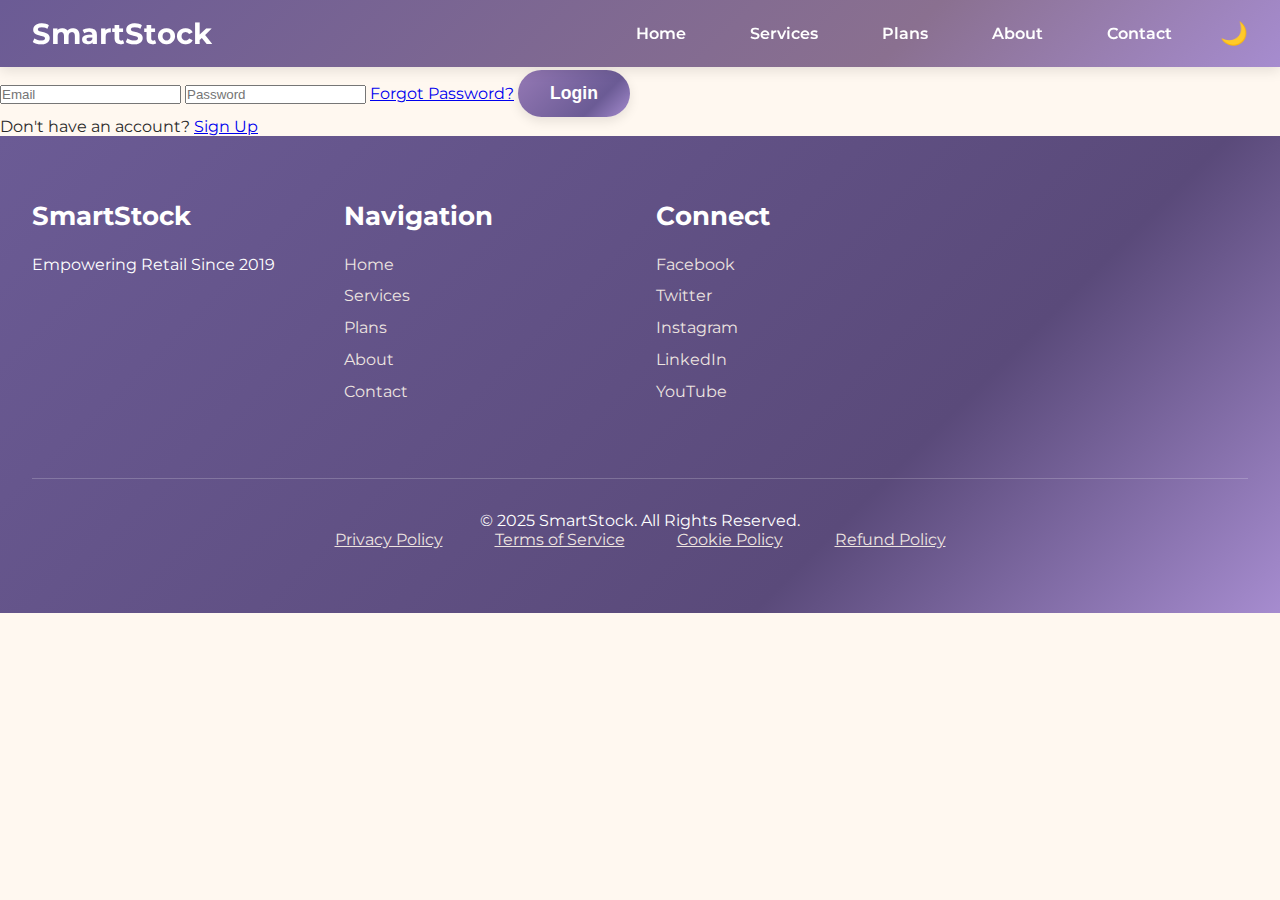
<file: login.html>
<!DOCTYPE html>
<html lang="en">
<head>
    <meta charset="UTF-8">
    <meta name="viewport" content="width=device-width, initial-scale=1.0">
    <title>Login - SmartStock</title>
    <link rel="stylesheet" href="css/reset.css">
    <link rel="stylesheet" href="css/styles.css">
    <link href="https://fonts.googleapis.com/css2?family=Montserrat:wght@400;600;700&display=swap" rel="stylesheet">
</head>
<body>
    <header class="header">
        <div class="header-container">
            <a href="index.html" class="logo">SmartStock</a>
            <nav class="nav">
                <a href="index.html">Home</a>
                <a href="services.html">Services</a>
                <a href="plans.html">Plans</a>
                <a href="about.html">About</a>
                <a href="contact.html">Contact</a>
                <button class="theme-toggle">🌙</button>
            </nav>
        </div>
    </header>

    <section class="login">
        <div class="login-container">
            <h1>Login</h1>
            <form id="login-form">
                <input type="email" placeholder="Email" required>
                <input type="password" placeholder="Password" required>
                <a href="forgot-password.html" class="forgot-password">Forgot Password?</a>
                <button type="submit" class="btn-primary">Login</button>
                <p>Don't have an account? <a href="signup.html">Sign Up</a></p>
            </form>
        </div>
    </section>

    <footer class="footer">
        <div class="footer-container">
            <div class="footer-section">
                <h3>SmartStock</h3>
                <p>Empowering Retail Since 2019</p>
            </div>
            <div class="footer-section">
                <h3>Navigation</h3>
                <a href="index.html">Home</a>
                <a href="services.html">Services</a>
                <a href="plans.html">Plans</a>
                <a href="about.html">About</a>
                <a href="contact.html">Contact</a>
            </div>
            <div class="footer-section">
                <h3>Connect</h3>
                <a href="#">Facebook</a>
                <a href="#">Twitter</a>
                <a href="#">Instagram</a>
                <a href="#">LinkedIn</a>
                <a href="#">YouTube</a>
            </div>
            <div class="footer-bottom">
                <p>© 2025 SmartStock. All Rights Reserved.</p>
                <div class="footer-links">
                    <a href="#">Privacy Policy</a>
                    <a href="#">Terms of Service</a>
                    <a href="#">Cookie Policy</a>
                    <a href="#">Refund Policy</a>
                </div>
            </div>
        </div>
    </footer>

    <script src="js/login.js"></script>
</body>
</html>
</file>
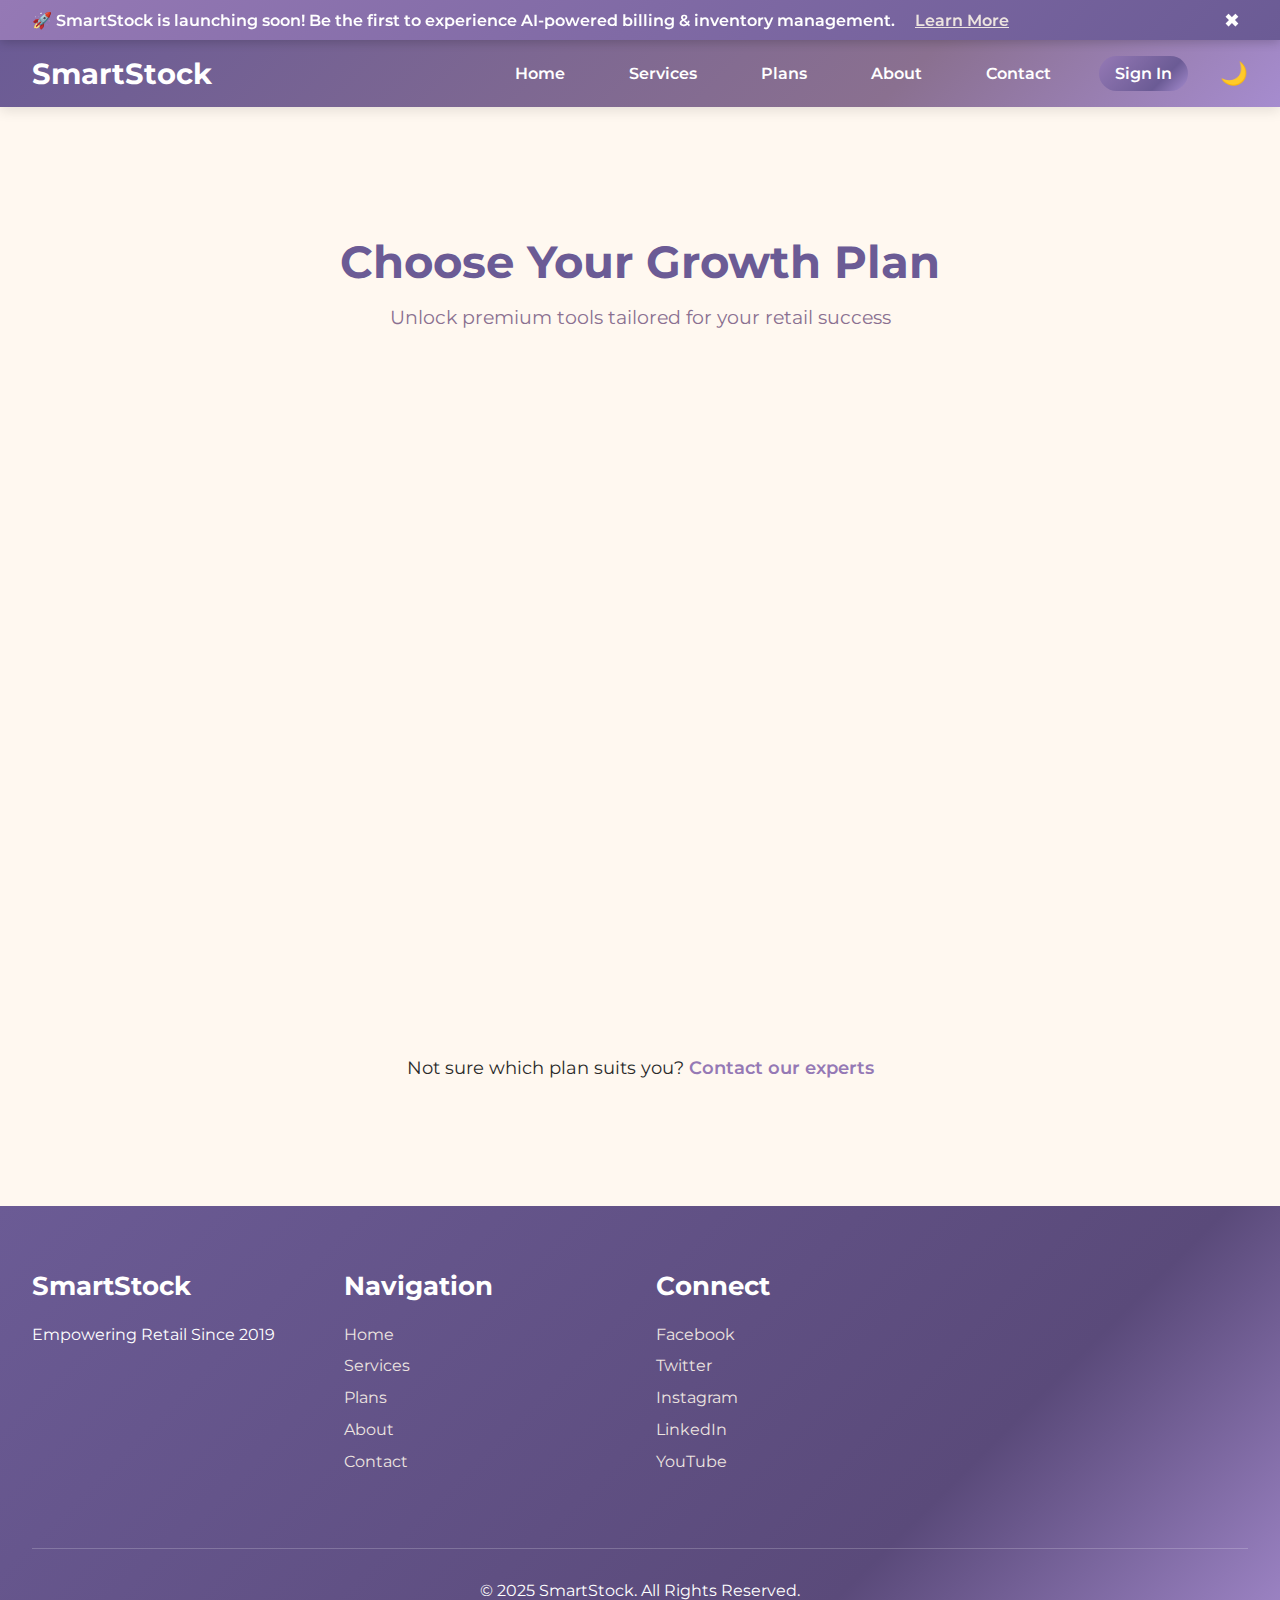
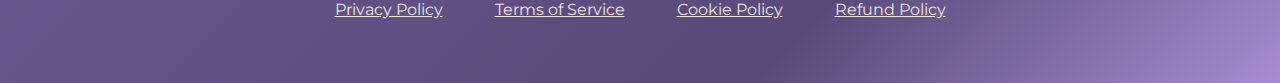
<file: plans.html>
<!DOCTYPE html>
<html lang="en">
<head>
    <meta charset="UTF-8">
    <meta name="viewport" content="width=device-width, initial-scale=1.0">
    <title>Plans - SmartStock</title>
    <link rel="stylesheet" href="css/reset.css">
    <link rel="stylesheet" href="css/styles.css">
    <link rel="stylesheet" href="css/notification.css">
    <link href="https://fonts.googleapis.com/css2?family=Montserrat:wght@400;600;700&display=swap" rel="stylesheet">
</head>
<body>
    <!-- Notification Banner -->
    <div class="notification-banner">
        <p>🚀 SmartStock is launching soon! Be the first to experience AI-powered billing & inventory management. <a href="coming-soon.html">Learn More</a></p>
        <button class="notification-close">✖</button>
    </div>

    <header class="header">
        <div class="header-container">
            <a href="index.html" class="logo">SmartStock</a>
            <nav class="nav">
                <a href="index.html">Home</a>
                <a href="services.html">Services</a>
                <a href="plans.html">Plans</a>
                <a href="about.html">About</a>
                <a href="contact.html">Contact</a>
                <a href="#login" class="btn-signin">Sign In</a>
                <button class="theme-toggle">🌙</button>
            </nav>
        </div>
    </header>

    <section class="plans">
        <h1>Choose Your Growth Plan</h1>
        <p class="plans-subtitle">Unlock premium tools tailored for your retail success</p>
        <div class="plans-grid">
            <div class="plan-card">
                <div class="plan-header">
                    <h3>Free</h3>
                    <p class="price">$0<span>/mo</span></p>
                    <span class="plan-badge">Starter Pack</span>
                </div>
                <ul>
                    <li><span class="highlight">Basic Billing</span></li>
                    <li>Inventory Tracking</li>
                    <li>24/7 Basic Support</li>
                    <li>Single Device Access</li>
                    <li>$10 Starting Bonus</li>
                </ul>
                <button class="btn-primary">Start Free</button>
            </div>
            <div class="plan-card popular">
                <div class="plan-header">
                    <h3>Pro</h3>
                    <p class="price">$9.99<span>/mo</span></p>
                    <span class="plan-badge">Best Value</span>
                </div>
                <ul>
                    <li><span class="highlight">All Free Features</span></li>
                    <li><span class="highlight">AI Sales Booster</span></li>
                    <li>Automated Sales Alerts</li>
                    <li>Multi-Device Access</li>
                    <li>Graphical Sales Insights</li>
                    <li>Inventory Recommendations</li>
                    <li>Customer Loyalty Tracking</li>
                </ul>
                <button class="btn-primary">Get Pro</button>
            </div>
            <div class="plan-card">
                <div class="plan-header">
                    <h3>Enterprise</h3>
                    <p class="price">$29.99<span>/mo</span></p>
                    <span class="plan-badge">Ultimate Suite</span>
                </div>
                <ul>
                    <li><span class="highlight">All Pro Features</span></li>
                    <li><span class="highlight">Smart Profit Calculator</span></li>
                    <li>Unlimited Storage</li>
                    <li>Barcode Scanner</li>
                    <li>Multi-Language Support</li>
                    <li>Priority 24/7 Support</li>
                    <li>Referral Rewards</li>
                    <li>Warehouse Management</li>
                    <li>Order Automation</li>
                </ul>
                <button class="btn-primary">Go Enterprise</button>
            </div>
        </div>
        <div class="plans-cta">
            <p>Not sure which plan suits you? <a href="contact.html" class="cta-link">Contact our experts</a></p>
        </div>
    </section>

    <footer class="footer">
        <div class="footer-container">
            <div class="footer-section">
                <h3>SmartStock</h3>
                <p>Empowering Retail Since 2019</p>
            </div>
            <div class="footer-section">
                <h3>Navigation</h3>
                <a href="index.html">Home</a>
                <a href="services.html">Services</a>
                <a href="plans.html">Plans</a>
                <a href="about.html">About</a>
                <a href="contact.html">Contact</a>
            </div>
            <div class="footer-section">
                <h3>Connect</h3>
                <a href="#">Facebook</a>
                <a href="#">Twitter</a>
                <a href="#">Instagram</a>
                <a href="#">LinkedIn</a>
                <a href="#">YouTube</a>
            </div>
            <div class="footer-bottom">
                <p>© 2025 SmartStock. All Rights Reserved.</p>
                <div class="footer-links">
                    <a href="#">Privacy Policy</a>
                    <a href="#">Terms of Service</a>
                    <a href="#">Cookie Policy</a>
                    <a href="#">Refund Policy</a>
                </div>
            </div>
        </div>
    </footer>

    <script src="js/main.js"></script>
</body>
</html>
</file>
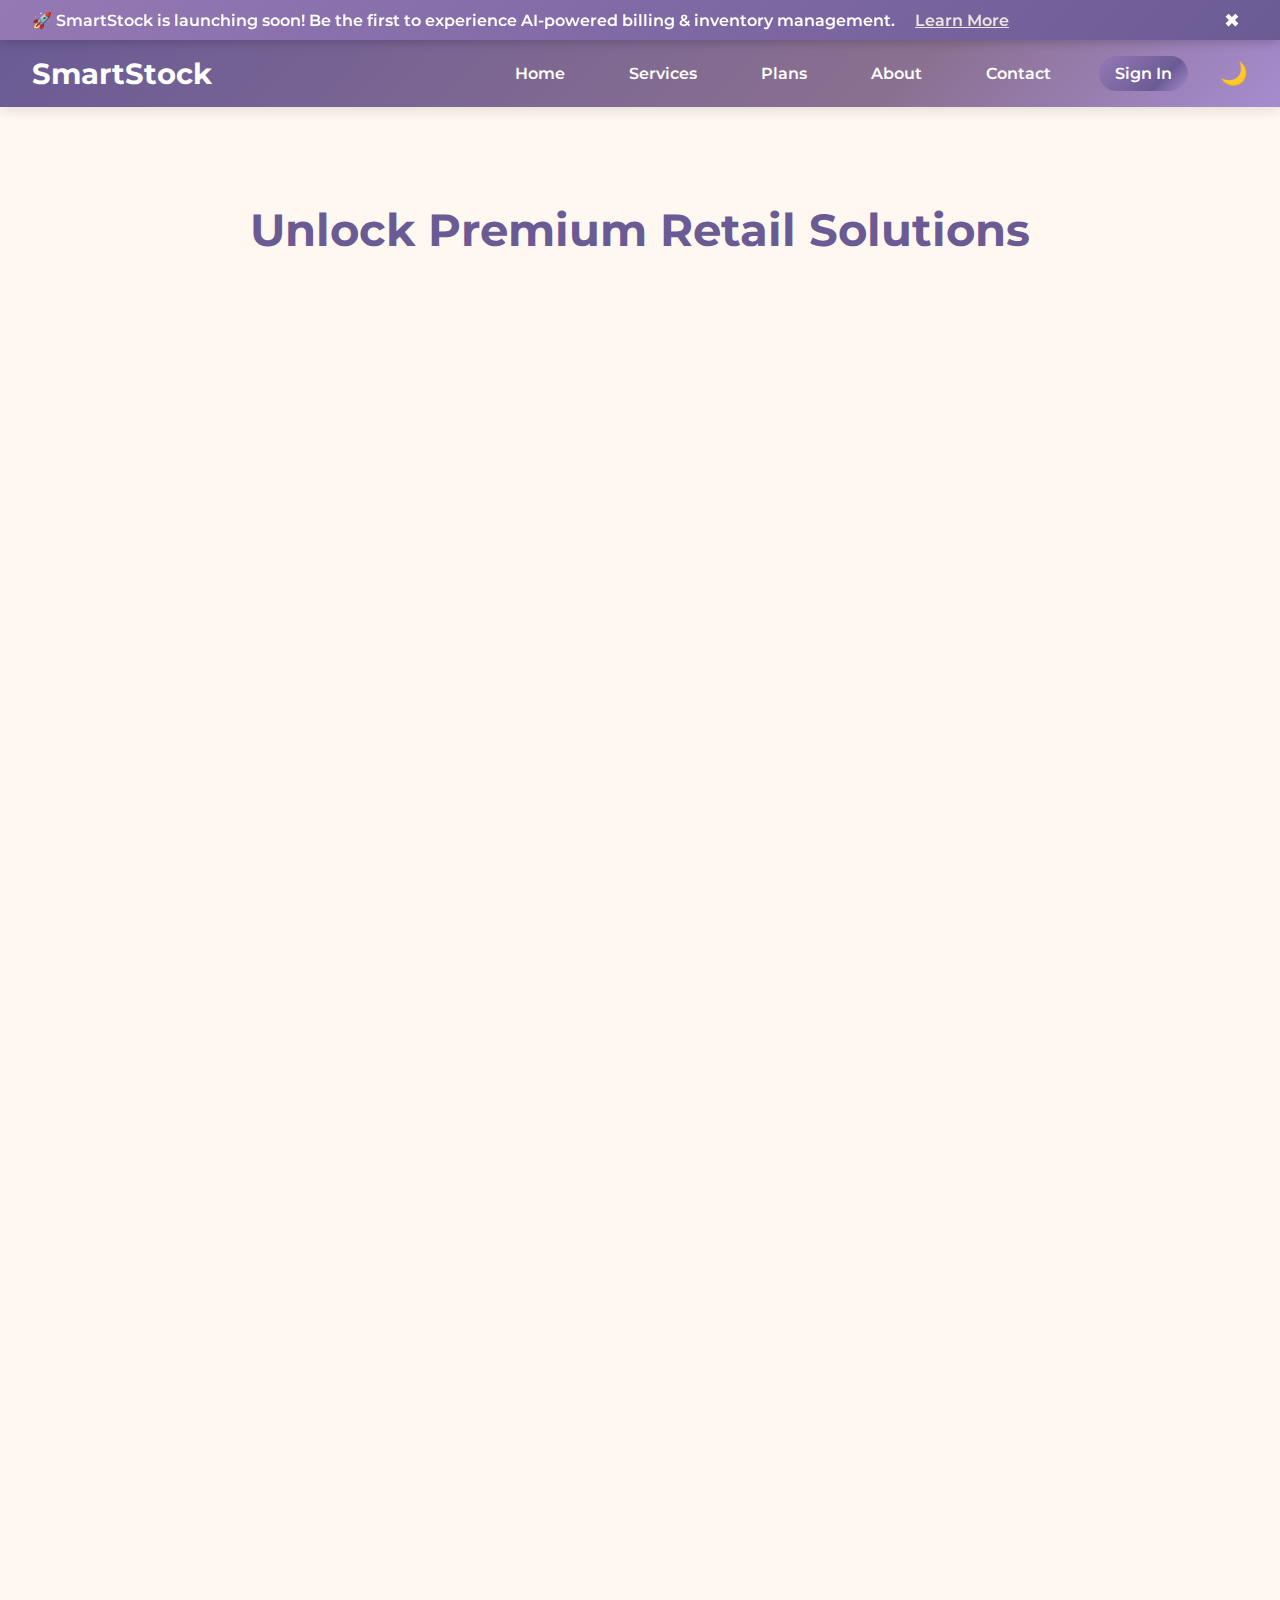
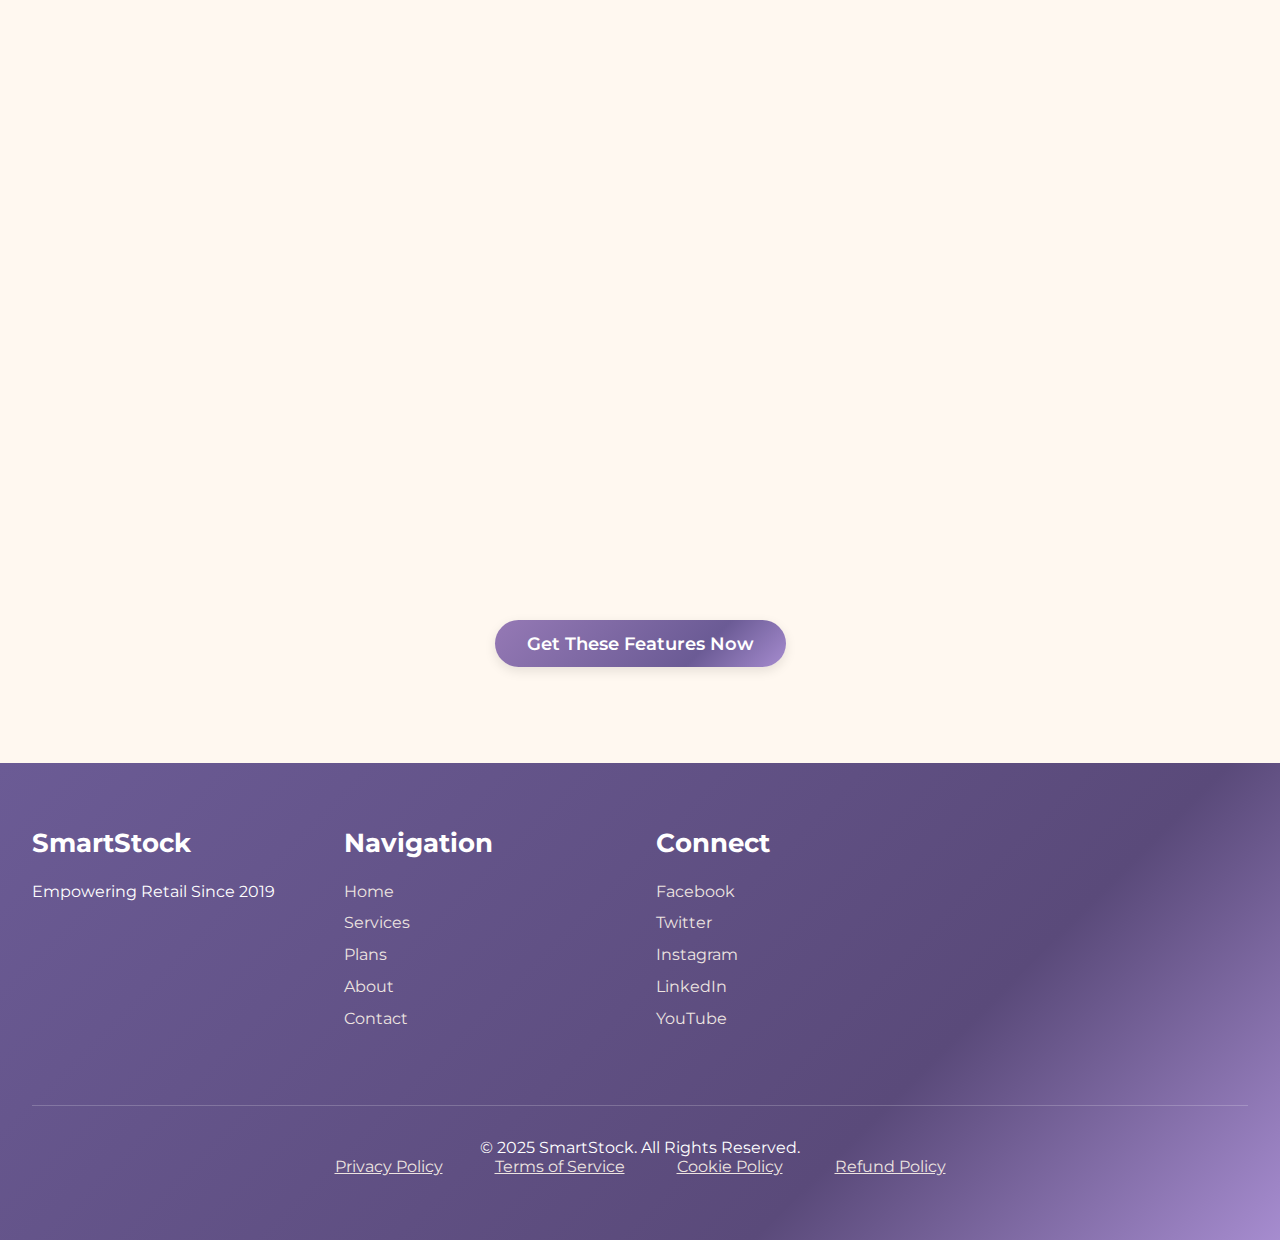
<file: services.html>
<!DOCTYPE html>
<html lang="en">
<head>
    <meta charset="UTF-8">
    <meta name="viewport" content="width=device-width, initial-scale=1.0">
    <title>Services - SmartStock</title>
    <link rel="stylesheet" href="css/reset.css">
    <link rel="stylesheet" href="css/styles.css">
    <link rel="stylesheet" href="css/notification.css">
    <link href="https://fonts.googleapis.com/css2?family=Montserrat:wght@400;600;700&display=swap" rel="stylesheet">
</head>
<body>
    <!-- Notification Banner -->
    <div class="notification-banner">
        <p>🚀 SmartStock is launching soon! Be the first to experience AI-powered billing & inventory management. <a href="coming-soon.html">Learn More</a></p>
        <button class="notification-close">✖</button>
    </div>

    <header class="header">
        <div class="header-container">
            <a href="index.html" class="logo">SmartStock</a>
            <nav class="nav">
                <a href="index.html">Home</a>
                <a href="services.html">Services</a>
                <a href="plans.html">Plans</a>
                <a href="about.html">About</a>
                <a href="contact.html">Contact</a>
                <a href="#login" class="btn-signin">Sign In</a>
                <button class="theme-toggle">🌙</button>
            </nav>
        </div>
    </header>

    <section class="services">
        <h1>Unlock Premium Retail Solutions</h1>
        <div class="services-grid">
            <div class="service-card" id="enterprise">
                <div class="service-visual">
                    <p>Add Image Here: AI suggesting top products</p>
                </div>
                <h3>AI Sales Booster</h3>
                <p>Boost sales by 50% with 24/7 AI-driven insights on top-selling products.</p>
            </div>
            <div class="service-card">
                <div class="service-visual">
                    <p>Add Image Here: Profit graph with tax insights</p>
                </div>
                <h3>Smart Profit Calculator</h3>
                <p>Track profits in real-time with automated tax and discount calculations.</p>
            </div>
            <div class="service-card">
                <div class="service-visual">
                    <p>Add Image Here: Inventory forecast graph</p>
                </div>
                <h3>Inventory Recommendations</h3>
                <p>Optimize stock levels with predictive analytics to avoid lost sales.</p>
            </div>
            <div class="service-card">
                <div class="service-visual">
                    <p>Add Image Here: Warehouse dashboard</p>
                </div>
                <h3>Warehouse Management</h3>
                <p>Centralized stock tracking across multiple locations for efficiency.</p>
            </div>
            <div class="service-card">
                <div class="service-visual">
                    <p>Add Image Here: Sales analytics dashboard</p>
                </div>
                <h3>Graphical Sales Insights</h3>
                <p>Visualize trends with interactive dashboards for smarter decisions.</p>
            </div>
            <div class="service-card">
                <div class="service-visual">
                    <p>Add Image Here: Mobile sales alert</p>
                </div>
                <h3>Automated Sales Alerts</h3>
                <p>Instant notifications for sales opportunities and low stock.</p>
            </div>
            <div class="service-card" id="professional">
                <div class="service-visual">
                    <p>Add Image Here: Order automation screenshot</p>
                </div>
                <h3>Order Automation</h3>
                <p>Automate restocking based on real-time sales data.</p>
            </div>
            <div class="service-card">
                <div class="service-visual">
                    <p>Add Image Here: Loyalty program interface</p>
                </div>
                <h3>Customer Loyalty Tracking</h3>
                <p>Build repeat business with seamless rewards management.</p>
            </div>
            <div class="service-card">
                <div class="service-visual">
                    <p>Add Image Here: Multi-device sync</p>
                </div>
                <h3>Multi-Device Access</h3>
                <p>Manage your shop from any device with real-time sync.</p>
            </div>
            <div class="service-card" id="starter">
                <div class="service-visual">
                    <p>Add Image Here: Barcode scanner in action</p>
                </div>
                <h3>Barcode Scanner Support</h3>
                <p>Fast inventory updates using your phone’s camera.</p>
            </div>
            <div class="service-card">
                <div class="service-visual">
                    <p>Add Image Here: Multi-language interface</p>
                </div>
                <h3>Multi-Language Support</h3>
                <p>Operate in over 20 languages for global reach.</p>
            </div>
            <div class="service-card">
                <div class="service-visual">
                    <p>Add Image Here: Referral bonus celebration</p>
                </div>
                <h3>Referral Rewards</h3>
                <p>Earn $50 per referral by inviting other shopkeepers.</p>
            </div>
        </div>
        <a href="plans.html" class="btn-explore">Get These Features Now</a>
    </section>

    <footer class="footer">
        <div class="footer-container">
            <div class="footer-section">
                <h3>SmartStock</h3>
                <p>Empowering Retail Since 2019</p>
            </div>
            <div class="footer-section">
                <h3>Navigation</h3>
                <a href="index.html">Home</a>
                <a href="services.html">Services</a>
                <a href="plans.html">Plans</a>
                <a href="about.html">About</a>
                <a href="contact.html">Contact</a>
            </div>
            <div class="footer-section">
                <h3>Connect</h3>
                <a href="#">Facebook</a>
                <a href="#">Twitter</a>
                <a href="#">Instagram</a>
                <a href="#">LinkedIn</a>
                <a href="#">YouTube</a>
            </div>
            <div class="footer-bottom">
                <p>© 2025 SmartStock. All Rights Reserved.</p>
                <div class="footer-links">
                    <a href="#">Privacy Policy</a>
                    <a href="#">Terms of Service</a>
                    <a href="#">Cookie Policy</a>
                    <a href="#">Refund Policy</a>
                </div>
            </div>
        </div>
    </footer>

    <script src="js/main.js"></script>
</body>
</html>
</file>
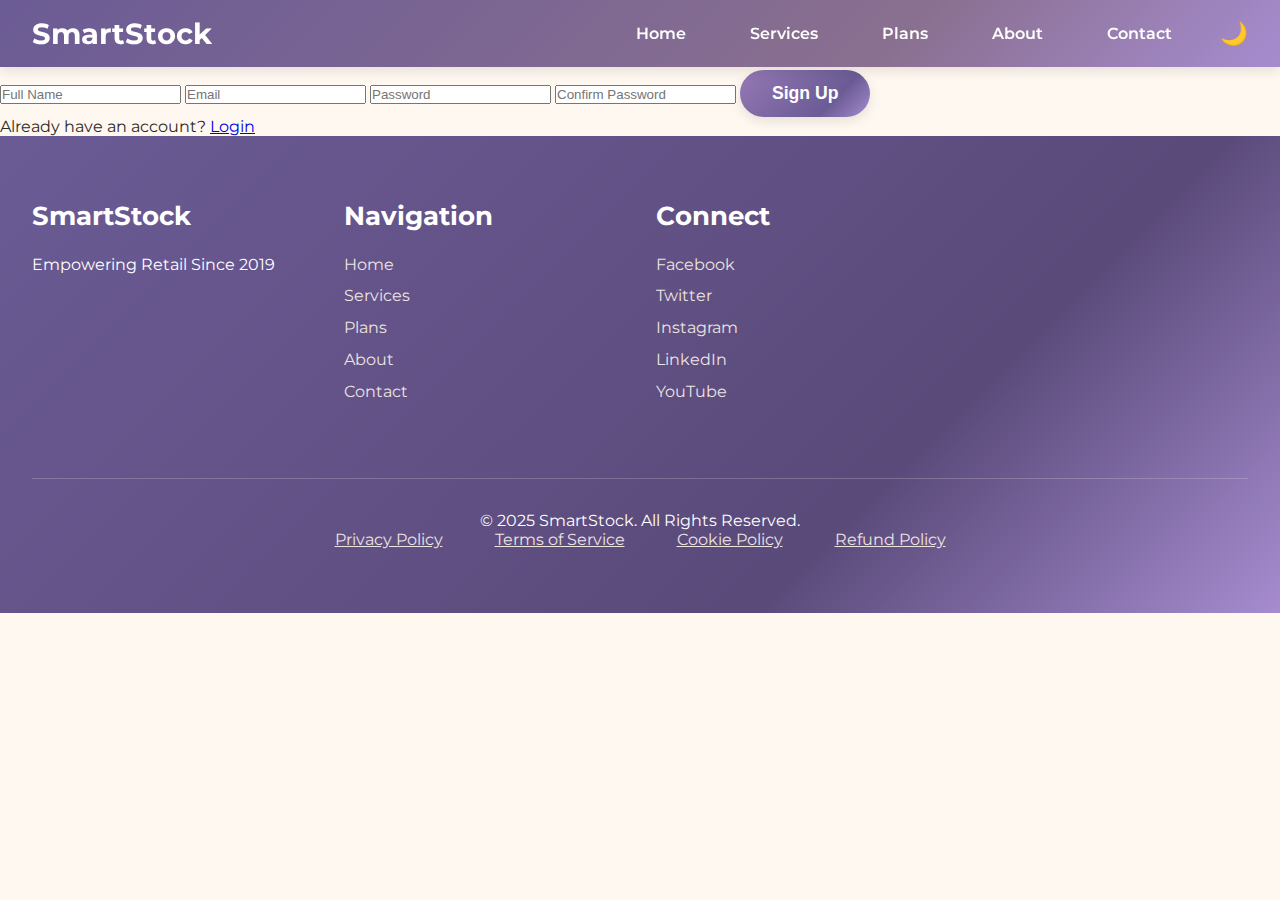
<file: signup.html>
<!DOCTYPE html>
<html lang="en">
<head>
    <meta charset="UTF-8">
    <meta name="viewport" content="width=device-width, initial-scale=1.0">
    <title>Sign Up - SmartStock</title>
    <link rel="stylesheet" href="css/reset.css">
    <link rel="stylesheet" href="css/styles.css">
    <link href="https://fonts.googleapis.com/css2?family=Montserrat:wght@400;600;700&display=swap" rel="stylesheet">
</head>
<body>
    <header class="header">
        <div class="header-container">
            <a href="index.html" class="logo">SmartStock</a>
            <nav class="nav">
                <a href="index.html">Home</a>
                <a href="services.html">Services</a>
                <a href="plans.html">Plans</a>
                <a href="about.html">About</a>
                <a href="contact.html">Contact</a>
                <button class="theme-toggle">🌙</button>
            </nav>
        </div>
    </header>

    <section class="signup">
        <div class="signup-container">
            <h1>Sign Up</h1>
            <form id="signup-form">
                <input type="text" placeholder="Full Name" required>
                <input type="email" placeholder="Email" required>
                <input type="password" placeholder="Password" required>
                <input type="password" placeholder="Confirm Password" required>
                <button type="submit" class="btn-primary">Sign Up</button>
                <p>Already have an account? <a href="login.html">Login</a></p>
            </form>
        </div>
    </section>

    <footer class="footer">
        <div class="footer-container">
            <div class="footer-section">
                <h3>SmartStock</h3>
                <p>Empowering Retail Since 2019</p>
            </div>
            <div class="footer-section">
                <h3>Navigation</h3>
                <a href="index.html">Home</a>
                <a href="services.html">Services</a>
                <a href="plans.html">Plans</a>
                <a href="about.html">About</a>
                <a href="contact.html">Contact</a>
            </div>
            <div class="footer-section">
                <h3>Connect</h3>
                <a href="#">Facebook</a>
                <a href="#">Twitter</a>
                <a href="#">Instagram</a>
                <a href="#">LinkedIn</a>
                <a href="#">YouTube</a>
            </div>
            <div class="footer-bottom">
                <p>© 2025 SmartStock. All Rights Reserved.</p>
                <div class="footer-links">
                    <a href="#">Privacy Policy</a>
                    <a href="#">Terms of Service</a>
                    <a href="#">Cookie Policy</a>
                    <a href="#">Refund Policy</a>
                </div>
            </div>
        </div>
    </footer>

    <script src="js/signup.js"></script>
</body>
</html>
</file>
<file: css/styles.css>
body {
    font-family: 'Montserrat', sans-serif;
    background: #FFF8F0; /* Cream-white for light mode */
    color: #2A2A2A; /* Dark black text for light mode */
    transition: background 0.3s ease, color 0.3s ease;
    overflow-x: hidden;
}

.header {
    position: fixed;
    top: 0;
    width: 100%;
    background: linear-gradient(135deg, #6B5B95, #8A7090 70%, #A68CCF); /* Slight neon violet */
    padding: 1rem 0;
    z-index: 1000;
    box-shadow: 0 4px 12px rgba(0, 0, 0, 0.1);
}

.header-container {
    max-width: 1300px;
    margin: 0 auto;
    display: flex;
    justify-content: space-between;
    align-items: center;
    padding: 0 2rem;
}

.logo {
    font-size: 1.8rem;
    font-weight: 700;
    color: #FFFFFF;
    text-decoration: none;
}

.nav {
    display: flex;
    align-items: center;
    gap: 2rem;
}

.nav a {
    color: #FFFFFF;
    text-decoration: none;
    font-weight: 600;
    font-size: 1rem;
    padding: 0.5rem 1rem;
    transition: all 0.3s ease;
}

.nav a:hover {
    background: rgba(255, 255, 255, 0.1);
    border-radius: 8px;
}

.btn-signin {
    background: linear-gradient(135deg, #9579B5, #6B5B95 70%, #A68CCF); /* Slight neon violet */
    padding: 0.6rem 1.5rem;
    border-radius: 25px;
}

.btn-signin:hover {
    background: linear-gradient(135deg, #8A7090, #5A4A7A 70%, #9579B5);
    box-shadow: 0 4px 12px rgba(0, 0, 0, 0.2);
}

.theme-toggle {
    background: none;
    border: none;
    font-size: 1.4rem;
    color: #FFFFFF;
    cursor: pointer;
    transition: transform 0.3s ease;
}

.theme-toggle:hover {
    transform: scale(1.2);
}

.hero {
    padding: 8rem 2rem 6rem;
    text-align: center;
    background: linear-gradient(135deg, #FFF8F0, #EDE4E0); /* Cream gradient for light mode */
}

.hero-container {
    max-width: 1300px;
    margin: 0 auto;
    opacity: 0;
    animation: fadeIn 1s ease forwards;
}

h1 {
    font-size: 2.8rem;
    font-weight: 700;
    color: #6B5B95;
    margin-bottom: 1rem;
}

.hero p {
    font-size: 1.2rem;
    margin-bottom: 2rem;
}

.hero-stats {
    display: flex;
    justify-content: center;
    gap: 2rem;
    flex-wrap: wrap;
    margin-bottom: 2rem;
}

.hero-stats span {
    background: #FFFFFF; /* Cream-white for light mode */
    padding: 0.6rem 1.5rem;
    border-radius: 20px;
    font-size: 1rem;
    font-weight: 600;
    color: #8A7090;
    box-shadow: 0 4px 12px rgba(0, 0, 0, 0.1);
    transition: all 0.3s ease;
}

.hero-stats span:hover {
    box-shadow: 0 6px 16px rgba(0, 0, 0, 0.15);
}

.hero-actions {
    display: flex;
    justify-content: center;
    gap: 1.5rem;
    flex-wrap: wrap;
}

.btn-primary {
    background: linear-gradient(135deg, #9579B5, #6B5B95 70%, #A68CCF); /* Slight neon violet */
    color: #FFFFFF;
    padding: 0.8rem 2rem;
    border: none;
    border-radius: 25px;
    font-size: 1.1rem;
    font-weight: 600;
    cursor: pointer;
    box-shadow: 0 4px 12px rgba(0, 0, 0, 0.1);
    transition: all 0.3s ease;
}

.btn-primary:hover {
    background: linear-gradient(135deg, #8A7090, #5A4A7A 70%, #9579B5);
    box-shadow: 0 6px 16px rgba(0, 0, 0, 0.2);
}

.btn-secondary {
    background: linear-gradient(135deg, #EDE4E0, #D9D1C7); /* Cream gradient */
    color: #6B5B95;
    padding: 0.8rem 2rem;
    border-radius: 25px;
    font-size: 1.1rem;
    font-weight: 600;
    text-decoration: none;
    box-shadow: 0 4px 12px rgba(0, 0, 0, 0.1);
    transition: all 0.3s ease;
}

.btn-secondary:hover {
    background: linear-gradient(135deg, #D9D1C7, #C4BBAF);
    box-shadow: 0 6px 16px rgba(0, 0, 0, 0.2);
}

.hero-visual {
    margin-top: 3rem;
    height: 400px;
    background: #FFFFFF; /* Cream-white */
    border-radius: 15px;
    display: flex;
    align-items: center;
    justify-content: center;
    box-shadow: 0 6px 20px rgba(0, 0, 0, 0.1);
    transition: all 0.3s ease;
}

.hero-visual:hover {
    box-shadow: 0 8px 25px rgba(0, 0, 0, 0.15);
}

.features, .services {
    padding: 6rem 2rem;
    background: #FFF8F0; /* Cream-white for light mode */
    text-align: center;
}

h2 {
    font-size: 2.2rem;
    font-weight: 700;
    color: #6B5B95;
    margin-bottom: 3rem;
}

.features-grid, .services-grid {
    max-width: 1300px;
    margin: 0 auto;
    display: grid;
    grid-template-columns: repeat(auto-fit, minmax(300px, 1fr));
    gap: 2rem;
}

.feature-card, .service-card {
    background: linear-gradient(135deg, #FFFFFF, #F7F1E9); /* Cream gradient */
    padding: 2rem;
    border-radius: 15px;
    box-shadow: 0 6px 20px rgba(0, 0, 0, 0.1);
    opacity: 0;
    animation: fadeIn 1s ease forwards;
}

.feature-card:nth-child(2) { animation-delay: 0.2s; }
.feature-card:nth-child(3) { animation-delay: 0.4s; }
.feature-card:nth-child(4) { animation-delay: 0.6s; }
.feature-card:nth-child(5) { animation-delay: 0.8s; }
.feature-card:nth-child(6) { animation-delay: 1s; }

.service-card:nth-child(2) { animation-delay: 0.2s; }
.service-card:nth-child(3) { animation-delay: 0.4s; }
.service-card:nth-child(4) { animation-delay: 0.6s; }
.service-card:nth-child(5) { animation-delay: 0.8s; }
.service-card:nth-child(6) { animation-delay: 1s; }

.feature-visual, .service-visual {
    height: 200px;
    background: #F7F1E9; /* Light cream */
    border-radius: 10px;
    display: flex;
    align-items: center;
    justify-content: center;
    margin-bottom: 1.5rem;
    transition: all 0.3s ease;
}

.feature-card:hover .feature-visual, .service-card:hover .service-visual {
    box-shadow: 0 6px 15px rgba(0, 0, 0, 0.15);
}

.feature-card h3, .service-card h3 {
    font-size: 1.6rem;
    font-weight: 600;
    color: #6B5B95;
    margin-bottom: 1rem;
}

.feature-card p, .service-card p {
    font-size: 1rem;
    color: #2A2A2A; /* Dark black text */
}

.btn-explore {
    display: inline-block;
    margin-top: 3rem;
    background: linear-gradient(135deg, #9579B5, #6B5B95 70%, #A68CCF); /* Slight neon violet */
    color: #FFFFFF;
    padding: 0.8rem 2rem;
    border-radius: 25px;
    font-size: 1.1rem;
    font-weight: 600;
    text-decoration: none;
    box-shadow: 0 4px 12px rgba(0, 0, 0, 0.1);
    transition: all 0.3s ease;
}

.btn-explore:hover {
    background: linear-gradient(135deg, #8A7090, #5A4A7A 70%, #9579B5);
    box-shadow: 0 6px 16px rgba(0, 0, 0, 0.2);
}

.testimonials {
    padding: 6rem 2rem;
    background: linear-gradient(135deg, #FFF8F0, #EDE4E0); /* Cream gradient for light mode */
    text-align: center;
}

.testimonials-grid {
    max-width: 1300px;
    margin: 0 auto;
    display: grid;
    grid-template-columns: repeat(auto-fit, minmax(300px, 1fr));
    gap: 2rem;
}

.testimonial-card {
    background: #FFFFFF; /* Cream-white */
    padding: 2rem;
    border-radius: 15px;
    box-shadow: 0 6px 20px rgba(0, 0, 0, 0.1);
    transition: all 0.3s ease;
}

.testimonial-card:hover {
    box-shadow: 0 8px 25px rgba(0, 0, 0, 0.15);
}

.testimonial-card p {
    font-size: 1.1rem;
    margin-bottom: 1rem;
}

.testimonial-card span {
    font-size: 0.9rem;
    color: #8A7090;
    font-weight: 600;
}

.integrations {
    padding: 6rem 2rem;
    background: #FFF8F0; /* Cream-white for light mode */
    text-align: center;
}

.integrations-grid {
    max-width: 1300px;
    margin: 0 auto;
    display: grid;
    grid-template-columns: repeat(auto-fit, minmax(200px, 1fr));
    gap: 2rem;
}

.integration-card {
    background: linear-gradient(135deg, #FFFFFF, #F7F1E9); /* Cream gradient */
    padding: 1.5rem;
    border-radius: 15px;
    font-size: 1.1rem;
    font-weight: 600;
    color: #6B5B95;
    box-shadow: 0 6px 20px rgba(0, 0, 0, 0.1);
    transition: all 0.3s ease;
}

.integration-card:hover {
    box-shadow: 0 8px 25px rgba(0, 0, 0, 0.15);
}

.plans {
    padding: 6rem 2rem;
    background: #FFF8F0; /* Cream-white for light mode */
    text-align: center;
}

.plans-grid {
    max-width: 1300px;
    margin: 0 auto;
    display: grid;
    grid-template-columns: repeat(auto-fit, minmax(300px, 1fr));
    gap: 2rem;
}

.plan-card {
    background: linear-gradient(135deg, #FFFFFF, #F7F1E9); /* Cream gradient */
    padding: 2rem;
    border-radius: 15px;
    box-shadow: 0 6px 20px rgba(0, 0, 0, 0.1);
    opacity: 0;
    animation: fadeIn 1s ease forwards;
}

.plan-card:nth-child(2) { animation-delay: 0.2s; }
.plan-card:nth-child(3) { animation-delay: 0.4s; }

.plan-card.popular {
    border: 3px solid #8A7090;
    position: relative;
}

.plan-card.popular::before {
    content: "Most Popular";
    position: absolute;
    top: -25px;
    left: 50%;
    transform: translateX(-50%);
    background: #8A7090;
    color: #FFFFFF;
    padding: 0.5rem 1rem;
    border-radius: 20px;
    font-size: 0.9rem;
    font-weight: 600;
}

.plan-card h3 {
    font-size: 1.6rem;
    font-weight: 600;
    color: #6B5B95;
    margin-bottom: 1rem;
}

.price {
    font-size: 2.2rem;
    color: #8A7090;
    font-weight: 700;
    margin-bottom: 1.5rem;
}

.price span {
    font-size: 1rem;
    font-weight: 400;
}

.plan-card ul {
    list-style: none;
    margin-bottom: 2rem;
}

.plan-card li {
    font-size: 1rem;
    margin: 0.8rem 0;
}

.about {
    padding: 6rem 2rem;
    background: #FFF8F0; /* Cream-white for light mode */
    text-align: center;
}

.about-container {
    max-width: 1300px;
    margin: 0 auto;
}

.stats-grid {
    display: grid;
    grid-template-columns: repeat(auto-fit, minmax(150px, 1fr));
    gap: 2rem;
    margin-top: 2rem;
}

.stat-card {
    background: #FFFFFF; /* Cream-white */
    padding: 1.5rem;
    border-radius: 15px;
    box-shadow: 0 6px 20px rgba(0, 0, 0, 0.1);
    transition: all 0.3s ease;
}

.stat-card:hover {
    box-shadow: 0 8px 25px rgba(0, 0, 0, 0.15);
}

.stat-card h3 {
    font-size: 2rem;
    color: #8A7090;
    font-weight: 700;
}

.stat-card p {
    font-size: 1rem;
}

.mission {
    margin-top: 3rem;
}

.contact {
    padding: 6rem 2rem;
    background: #FFF8F0; /* Cream-white for light mode */
    text-align: center;
}

.contact-container {
    max-width: 1300px;
    margin: 0 auto;
}

.contact-grid {
    display: grid;
    grid-template-columns: 1fr 1fr;
    gap: 3rem;
    margin-top: 2rem;
}

.contact-info h3 {
    font-size: 1.6rem;
    color: #6B5B95;
    margin-bottom: 1.5rem;
}

.contact-info p {
    font-size: 1rem;
    margin: 0.8rem 0;
}

.contact-info a {
    color: #8A7090;
    text-decoration: none;
    transition: color 0.3s ease;
}

.contact-info a:hover {
    color: #6B5B95;
}

.contact-form input,
.contact-form textarea {
    width: 100%;
    padding: 1rem;
    margin: 1rem 0;
    border: 1px solid #D9D1C7;
    border-radius: 8px;
    font-size: 1rem;
    background: #FFFFFF; /* Cream-white */
    transition: all 0.3s ease;
}

.contact-form input:focus,
.contact-form textarea:focus {
    border-color: #8A7090;
    outline: none;
    box-shadow: 0 0 8px rgba(138, 112, 144, 0.2);
}

.contact-form textarea {
    height: 150px;
    resize: vertical;
}

.footer {
    padding: 4rem 2rem;
    background: linear-gradient(135deg, #6B5B95, #5A4A7A 70%, #A68CCF); /* Slight neon violet */
    color: #FFFFFF;
}

.footer-container {
    max-width: 1300px;
    margin: 0 auto;
    display: grid;
    grid-template-columns: repeat(auto-fit, minmax(200px, 1fr));
    gap: 2rem;
}

.footer-section h3 {
    font-size: 1.6rem;
    margin-bottom: 1.5rem;
}

.footer-section a {
    display: block;
    color: #EDE4E0;
    text-decoration: none;
    font-size: 1rem;
    margin: 0.8rem 0;
    transition: all 0.3s ease;
}

.footer-section a:hover {
    color: #FFFFFF;
}

.footer-bottom {
    grid-column: span 4;
    text-align: center;
    margin-top: 2rem;
    padding-top: 2rem;
    border-top: 1px solid rgba(255, 255, 255, 0.2);
}

.footer-links a {
    margin: 0 1.5rem;
    color: #EDE4E0;
}

.footer-links a:hover {
    color: #FFFFFF;
}

@keyframes fadeIn {
    from { opacity: 0; }
    to { opacity: 1; }
}

.dark-mode {
    background: #000000; /* Pure black */
    color: #FFFFFF; /* White text */
}

.dark-mode .header {
    background: linear-gradient(135deg, #5A4A7A, #3F3356 70%, #9579B5); /* Slight neon violet */
}

.dark-mode .logo,
.dark-mode .nav a,
.dark-mode .theme-toggle {
    color: #FFFFFF;
}

.dark-mode .hero {
    background: #000000; /* Pure black */
}

.dark-mode .features,
.dark-mode .services,
.dark-mode .testimonials,
.dark-mode .integrations,
.dark-mode .plans,
.dark-mode .about,
.dark-mode .contact {
    background: #000000; /* Pure black */
}

.dark-mode h1,
.dark-mode h2,
.dark-mode .feature-card h3,
.dark-mode .service-card h3,
.dark-mode .plan-card h3,
.dark-mode .contact-info h3,
.dark-mode .integration-card {
    color: #9579B5; /* Violet unchanged */
}

.dark-mode .hero p,
.dark-mode .feature-card p,
.dark-mode .service-card p,
.dark-mode .plan-card li,
.dark-mode .testimonial-card p,
.dark-mode .contact-info p {
    color: #FFFFFF; /* White text */
}

.dark-mode .hero-stats span,
.dark-mode .stat-card,
.dark-mode .feature-card,
.dark-mode .service-card,
.dark-mode .plan-card,
.dark-mode .testimonial-card,
.dark-mode .integration-card,
.dark-mode .contact-form input,
.dark-mode .contact-form textarea {
    background: linear-gradient(135deg, #1A1A1A, #2A2A2A); /* Dark gradient unchanged */
    color: #FFFFFF; /* White text */
}

.dark-mode .btn-primary,
.dark-mode .btn-explore {
    background: linear-gradient(135deg, #9579B5, #6B5B95 70%, #A68CCF); /* Violet unchanged */
}

.dark-mode .btn-primary:hover,
.dark-mode .btn-explore:hover {
    background: linear-gradient(135deg, #8A7090, #5A4A7A 70%, #9579B5);
}

.dark-mode .btn-secondary {
    background: linear-gradient(135deg, #2A2A2A, #1A1A1A); /* Dark gradient unchanged */
    color: #9579B5; /* Violet unchanged */
}

.dark-mode .btn-secondary:hover {
    background: linear-gradient(135deg, #3F3356, #2A2A2A);
}

.dark-mode .footer {
    background: linear-gradient(135deg, #3F3356, #2A2A2A 70%, #9579B5); /* Slight neon violet */
}

@media (max-width: 768px) {
    .contact-grid {
        grid-template-columns: 1fr;
    }
}

/* Existing styles remain unchanged except for the following updates */

/* Services Section */
.services h1 {
    font-size: 2.8rem;
    font-weight: 700;
    color: #6B5B95;
    margin-bottom: 1rem;
}

.services-grid {
    max-width: 1300px;
    margin: 0 auto;
    display: grid;
    grid-template-columns: repeat(auto-fit, minmax(300px, 1fr));
    gap: 2.5rem;
}

.service-card {
    background: linear-gradient(135deg, #FFFFFF, #F7F1E9);
    padding: 2.5rem;
    border-radius: 20px;
    box-shadow: 0 8px 25px rgba(0, 0, 0, 0.1);
    opacity: 0;
    animation: fadeIn 1s ease forwards;
    transition: transform 0.3s ease, box-shadow 0.3s ease;
}

.service-card:hover {
    transform: translateY(-10px);
    box-shadow: 0 12px 30px rgba(0, 0, 0, 0.15);
}

.service-card:nth-child(1) { animation-delay: 0s; }
.service-card:nth-child(2) { animation-delay: 0.2s; }
.service-card:nth-child(3) { animation-delay: 0.4s; }
.service-card:nth-child(4) { animation-delay: 0.6s; }
.service-card:nth-child(5) { animation-delay: 0.8s; }
.service-card:nth-child(6) { animation-delay: 1s; }
.service-card:nth-child(7) { animation-delay: 1.2s; }
.service-card:nth-child(8) { animation-delay: 1.4s; }
.service-card:nth-child(9) { animation-delay: 1.6s; }
.service-card:nth-child(10) { animation-delay: 1.8s; }
.service-card:nth-child(11) { animation-delay: 2s; }
.service-card:nth-child(12) { animation-delay: 2.2s; }

.service-visual {
    height: 220px;
    background: #F7F1E9;
    border-radius: 15px;
    display: flex;
    align-items: center;
    justify-content: center;
    margin-bottom: 1.5rem;
    transition: all 0.3s ease;
}

.service-card:hover .service-visual {
    box-shadow: 0 6px 15px rgba(0, 0, 0, 0.15);
}

/* Plans Section */
.plans {
    padding: 8rem 2rem;
    background: #FFF8F0;
    text-align: center;
}

.plans-subtitle {
    font-size: 1.2rem;
    color: #8A7090;
    margin-bottom: 3rem;
}

.plans-grid {
    max-width: 1300px;
    margin: 0 auto;
    display: grid;
    grid-template-columns: repeat(auto-fit, minmax(320px, 1fr));
    gap: 3rem;
}

.plan-card {
    background: linear-gradient(135deg, #FFFFFF, #F7F1E9 70%, #FFF8F0);
    padding: 2.5rem;
    border-radius: 20px;
    box-shadow: 0 10px 30px rgba(0, 0, 0, 0.1);
    opacity: 0;
    animation: fadeIn 1s ease forwards;
    transition: transform 0.3s ease, box-shadow 0.3s ease;
}

.plan-card:hover {
    transform: translateY(-15px);
    box-shadow: 0 15px 40px rgba(0, 0, 0, 0.15);
}

.plan-card:nth-child(1) { animation-delay: 0s; }
.plan-card:nth-child(2) { animation-delay: 0.2s; }
.plan-card:nth-child(3) { animation-delay: 0.4s; }

.plan-card.popular {
    border: 4px solid #8A7090;
    background: linear-gradient(135deg, #FFF8F0, #EDE4E0 70%, #D9D1C7);
    position: relative;
}

.plan-card.popular::before {
    content: "Most Popular";
    position: absolute;
    top: -30px;
    left: 50%;
    transform: translateX(-50%);
    background: linear-gradient(135deg, #9579B5, #6B5B95);
    color: #FFFFFF;
    padding: 0.6rem 1.5rem;
    border-radius: 25px;
    font-size: 1rem;
    font-weight: 600;
    box-shadow: 0 4px 12px rgba(0, 0, 0, 0.1);
}

.plan-header {
    position: relative;
    margin-bottom: 2rem;
}

.plan-badge {
    position: absolute;
    top: -20px;
    right: 20px;
    background: #6B5B95;
    color: #FFFFFF;
    padding: 0.4rem 1rem;
    border-radius: 15px;
    font-size: 0.9rem;
    font-weight: 600;
}

.plan-card h3 {
    font-size: 1.8rem;
    font-weight: 700;
    color: #6B5B95;
}

.price {
    font-size: 2.5rem;
    color: #8A7090;
    font-weight: 700;
    margin: 1rem 0;
}

.price span {
    font-size: 1.1rem;
    font-weight: 400;
}

.plan-card ul {
    list-style: none;
    margin-bottom: 2.5rem;
    text-align: left;
}

.plan-card li {
    font-size: 1.1rem;
    margin: 1rem 0;
    position: relative;
    padding-left: 1.5rem;
}

.plan-card li::before {
    content: "✔";
    position: absolute;
    left: 0;
    color: #8A7090;
    font-weight: 700;
}

.highlight {
    font-weight: 700;
    color: #6B5B95;
}

.plans-cta {
    margin-top: 4rem;
    font-size: 1.1rem;
    color: #2A2A2A;
}

.cta-link {
    color: #9579B5;
    text-decoration: none;
    font-weight: 600;
    transition: color 0.3s ease;
}

.cta-link:hover {
    color: #6B5B95;
}

/* Dark Mode Adjustments */
.dark-mode .plans {
    background: #000000;
}

.dark-mode .plans-subtitle,
.dark-mode .plans-cta {
    color: #FFFFFF;
}

.dark-mode .plan-card {
    background: linear-gradient(135deg, #1A1A1A, #2A2A2A);
}

.dark-mode .plan-card.popular {
    background: linear-gradient(135deg, #2A2A2A, #3F3356);
}

.dark-mode .plan-card li {
    color: #FFFFFF;
}

.dark-mode .cta-link {
    color: #A68CCF;
}

.dark-mode .cta-link:hover {
    color: #9579B5;
}
</file>
<file: css/notification.css>
.notification-banner {
    position: fixed;
    top: 0;
    left: 0;
    width: 100%;
    background: linear-gradient(135deg, #9579B5, #6B5B95);
    color: #FFFFFF;
    padding: 0.8rem 2rem;
    display: flex;
    justify-content: space-between;
    align-items: center;
    z-index: 1001;
    box-shadow: 0 2px 10px rgba(0, 0, 0, 0.2);
    font-size: 1rem;
    font-weight: 600;
    height: 40px; /* Fixed height for consistent offset */
}

.notification-banner p {
    margin: 0;
}

.notification-banner a {
    color: #EDE4E0;
    text-decoration: underline;
    margin-left: 1rem;
}

.notification-banner a:hover {
    color: #FFFFFF;
}

.notification-close {
    background: none;
    border: none;
    color: #FFFFFF;
    font-size: 1.2rem;
    cursor: pointer;
    padding: 0 0.5rem;
    transition: transform 0.3s ease;
}

.notification-close:hover {
    transform: scale(1.2);
}

.notification-banner.hidden {
    display: none;
}

/* Adjust header to shift up when notification is hidden */
.header {
    position: relative;
    width: 100%;
    background: linear-gradient(135deg, #6B5B95, #8A7090 70%, #A68CCF);
    padding: 1rem 0;
    z-index: 1000;
    box-shadow: 0 4px 12px rgba(0, 0, 0, 0.1);
    transition: margin-top 0.3s ease; /* Smooth transition for margin adjustment */
}

.notification-banner ~ .header {
    margin-top: 40px; /* Offset to push header below notification */
}

/* Dark Mode Adjustments */
.dark-mode .notification-banner {
    background: linear-gradient(135deg, #5A4A7A, #3F3356);
}

.dark-mode .notification-banner a {
    color: #A68CCF;
}

.dark-mode .notification-banner a:hover {
    color: #9579B5;
}

.dark-mode .notification-close {
    color: #A68CCF;
}

.dark-mode .header {
    background: linear-gradient(135deg, #5A4A7A, #3F3356 70%, #9579B5);
}
</file>
<file: css/coming-soon.css>
.coming-soon-overlay {
    position: fixed;
    top: 0;
    left: 0;
    width: 100%;
    height: 100%;
    background: rgba(0, 0, 0, 0.7);
    display: flex;
    justify-content: center;
    align-items: center;
    z-index: 2000;
}

.coming-soon-content {
    background: #FFFFFF;
    padding: 2rem 3rem;
    margin-left: 30%;
    border-radius: 15px;
    text-align: center;
    max-width: 500px;
    box-shadow: 0 6px 20px rgba(0, 0, 0, 0.2);
    animation: fadeIn 1s ease forwards;
}

.coming-soon-content h1 {
    font-size: 2.5rem;
    color: #6B5B95;
    margin-bottom: 1rem;
}

.coming-soon-content p {
    font-size: 1.1rem;
    color: #2A2A2A;
    margin-bottom: 1.5rem;
}

.notify-form {
    display: flex;
    gap: 1rem;
    margin-bottom: 1.5rem;
}

.notify-form input {
    padding: 0.8rem;
    border: 1px solid #D9D1C7;
    border-radius: 25px;
    font-size: 1rem;
    width: 70%;
}

.notify-form button {
    padding: 0.8rem 1.5rem;
    width: 30%;
}

.coming-soon-content a {
    color: #9579B5;
    text-decoration: none;
    margin: 0 0.5rem;
}

.coming-soon-content a:hover {
    color: #6B5B95;
}

.coming-soon-hero {
    padding: 10rem 2rem;
    text-align: center;
    background: linear-gradient(135deg, #FFF8F0, #EDE4E0);
}

.dark-mode .coming-soon-overlay {
    background: rgba(0, 0, 0, 0.9);
}

.dark-mode .coming-soon-content {
    background: #1A1A1A;
}

.dark-mode .coming-soon-content h1 {
    color: #9579B5;
}

.dark-mode .coming-soon-content p {
    color: #FFFFFF;
}

.dark-mode .notify-form input {
    background: #2A2A2A;
    border-color: #3F3356;
    color: #FFFFFF;
}

.dark-mode .coming-soon-content a {
    color: #A68CCF;
}

.dark-mode .coming-soon-content a:hover {
    color: #9579B5;
}
</file>
